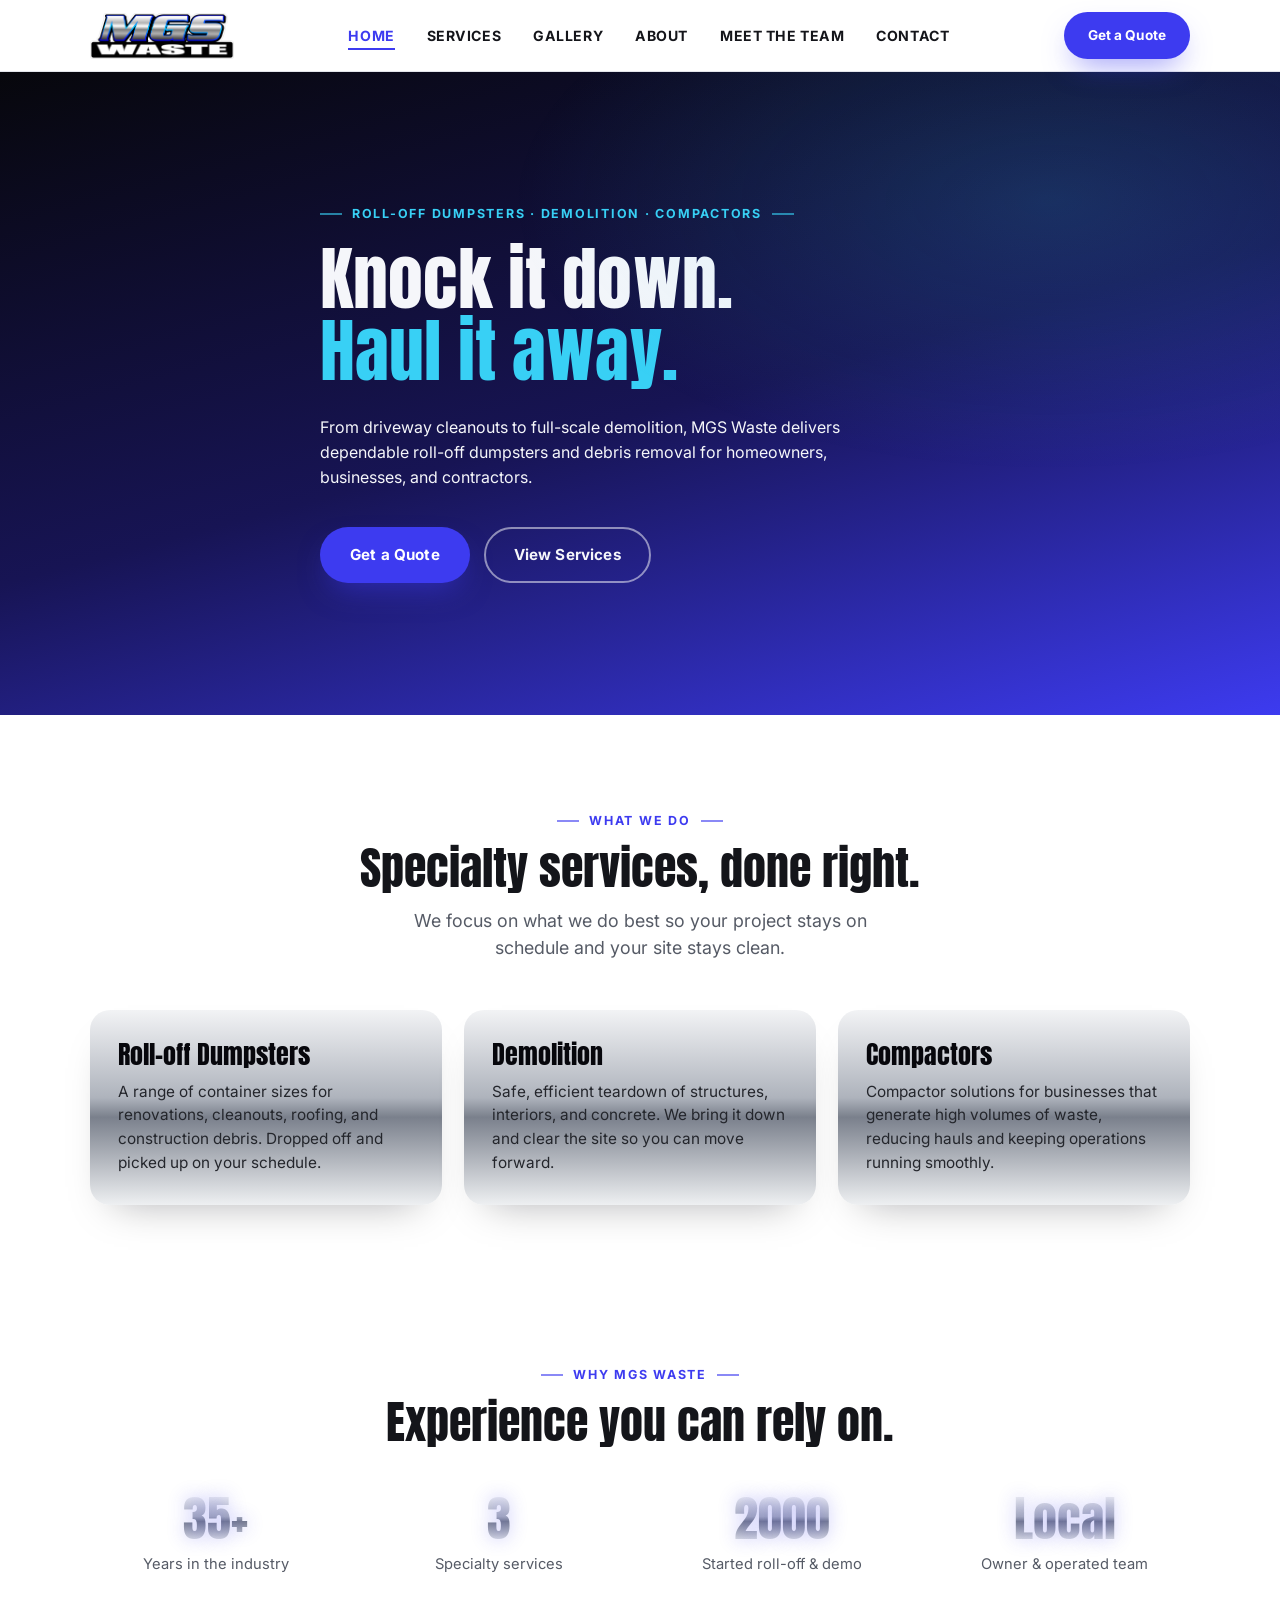
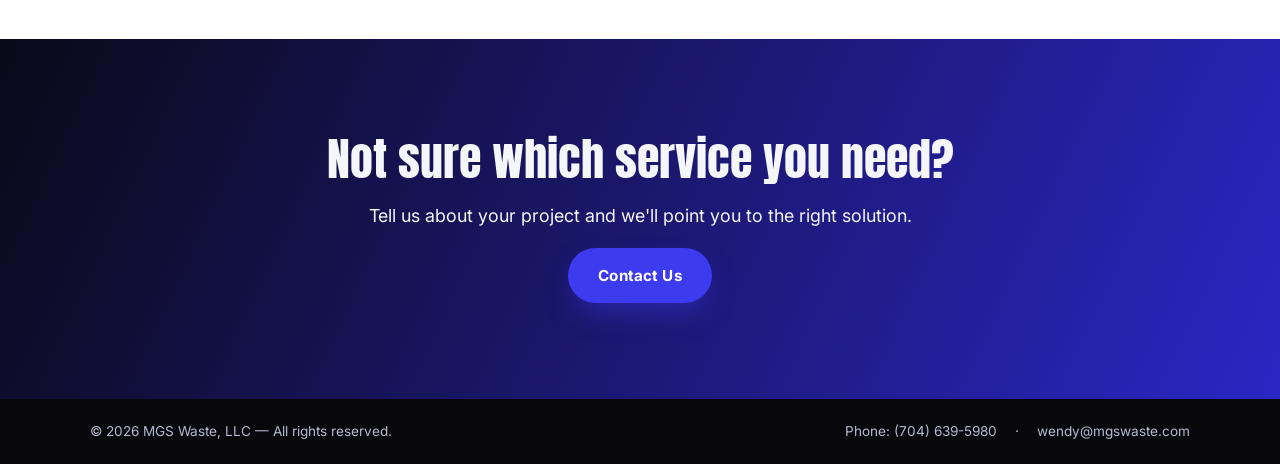
<file: index.html>
<!DOCTYPE html>
<html lang="en">
<head>
<meta charset="UTF-8" />
<meta name="viewport" content="width=device-width, initial-scale=1.0" />
<title>Dumpsters &amp; Demolition in Salisbury, NC | MGS Waste</title>
<meta name="description" content="MGS Waste delivers dependable roll-off dumpsters, demolition, and compactor services in Salisbury, NC and Rowan County. Locally owned and operated." />
<link rel="canonical" href="https://mgswaste.com/" />
<link rel="preconnect" href="https://fonts.googleapis.com" />
<link rel="preconnect" href="https://fonts.gstatic.com" crossorigin />
<link href="https://fonts.googleapis.com/css2?family=Anton&family=Big+Shoulders+Display:wght@700;800&family=Inter:wght@400;500;600;700;800&display=swap" rel="stylesheet" />
<link rel="icon" type="image/png" href="assets/images/mgs-waste-logo.png" />
<link rel="stylesheet" href="css/styles.css" />
<script type="application/ld+json">
{
  "@context": "https://schema.org",
  "@type": "HomeAndConstructionBusiness",
  "@id": "https://mgswaste.com/#business",
  "name": "MGS Waste LLC",
  "image": "https://mgswaste.com/assets/images/mgs-waste-logo.png",
  "url": "https://mgswaste.com/",
  "telephone": "+17046395980",
  "email": "wendy@mgswaste.com",
  "address": {
    "@type": "PostalAddress",
    "streetAddress": "6590 Goodman Lake Rd",
    "addressLocality": "Salisbury",
    "addressRegion": "NC",
    "postalCode": "28146",
    "addressCountry": "US"
  },
  "areaServed": [
    "Salisbury, NC", "Rowan County, NC", "Cabarrus County, NC", "Kannapolis, NC",
    "Concord, NC", "China Grove, NC", "Cleveland, NC", "Faith, NC",
    "Granite Quarry, NC", "Landis, NC", "Rockwell, NC", "Richfield, NC",
    "Woodleaf, NC", "Gold Hill, NC", "Mount Ulla, NC"
  ],
  "openingHoursSpecification": {
    "@type": "OpeningHoursSpecification",
    "dayOfWeek": ["Monday", "Tuesday", "Wednesday", "Thursday", "Friday"],
    "opens": "07:00",
    "closes": "17:00"
  },
  "description": "Family-owned roll-off dumpster, demolition, and compactor company serving Salisbury, NC, Rowan County, and surrounding communities."
}
</script>
</head>
<body>

<header class="site-header">
  <div class="container site-header__row">
    <a href="index.html" class="brand" aria-label="MGS Waste home">
      <img src="assets/images/mgs-waste-logo.png" alt="MGS Waste" class="brand__logo" />
    </a>

    <nav class="main-nav" data-nav aria-label="Primary">
      <ul class="main-nav__list">
        <li><a href="index.html" aria-current="page">Home</a></li>
        <li><a href="services.html">Services</a></li>
        <li><a href="gallery.html">Gallery</a></li>
        <li><a href="about.html">About</a></li>
        <li><a href="team.html">Meet the Team</a></li>
        <li><a href="contact.html">Contact</a></li>
      </ul>
    </nav>

    <div class="header-actions">
      <a href="contact.html" class="btn btn-primary"><span>Get a Quote</span></a>
      <button class="nav-toggle" data-nav-toggle aria-label="Toggle navigation" aria-expanded="false">
        <span class="nav-toggle__bar"></span>
        <span class="nav-toggle__bar"></span>
        <span class="nav-toggle__bar"></span>
      </button>
    </div>
  </div>
</header>

<main>

  <!-- Hero -->
  <section class="hero">
    <div class="container hero__inner">
      <p class="eyebrow">Roll-Off Dumpsters &middot; Demolition &middot; Compactors</p>
      <h1 class="hero__title"><span class="hero__impact">Knock it down.</span> <span class="text-cyan hero__haul">Haul it away.</span></h1>
      <p class="hero__body on-dark">
        From driveway cleanouts to full-scale demolition, MGS Waste delivers dependable roll-off
        dumpsters and debris removal for homeowners, businesses, and contractors.
      </p>
      <div class="hero__actions">
        <a href="contact.html" class="btn btn-primary">Get a Quote</a>
        <a href="services.html" class="btn btn-outline">View Services</a>
      </div>
    </div>
  </section>

  <!-- What We Do -->
  <section class="section">
    <div class="container">
      <div class="section-head reveal">
        <p class="eyebrow eyebrow--dark eyebrow--center">What We Do</p>
        <h2>Specialty services, done right.</h2>
        <p class="lede">
          We focus on what we do best so your project stays on schedule and your site stays clean.
        </p>
      </div>

      <div class="card-grid">
        <article class="service-card reveal">
          <h3>Roll-off Dumpsters</h3>
          <p>A range of container sizes for renovations, cleanouts, roofing, and construction debris. Dropped off and picked up on your schedule.</p>
        </article>

        <article class="service-card reveal">
          <h3>Demolition</h3>
          <p>Safe, efficient teardown of structures, interiors, and concrete. We bring it down and clear the site so you can move forward.</p>
        </article>

        <article class="service-card reveal">
          <h3>Compactors</h3>
          <p>Compactor solutions for businesses that generate high volumes of waste, reducing hauls and keeping operations running smoothly.</p>
        </article>
      </div>
    </div>
  </section>

  <!-- Why MGS Waste -->
  <section class="section section--tight">
    <div class="container">
      <div class="section-head reveal">
        <p class="eyebrow eyebrow--dark eyebrow--center">Why MGS Waste</p>
        <h2>Experience you can rely on.</h2>
      </div>

      <div class="stat-grid reveal">
        <div class="stat">
          <div class="stat__value">35+</div>
          <p class="stat__label">Years in the industry</p>
        </div>
        <div class="stat">
          <div class="stat__value">3</div>
          <p class="stat__label">Specialty services</p>
        </div>
        <div class="stat">
          <div class="stat__value">2000</div>
          <p class="stat__label">Started roll-off &amp; demo</p>
        </div>
        <div class="stat">
          <div class="stat__value">Local</div>
          <p class="stat__label">Owner &amp; operated team</p>
        </div>
      </div>
    </div>
  </section>

  <!-- CTA -->
  <section class="section section--band">
    <div class="container cta-band reveal">
      <h2 class="on-dark">Not sure which service you need?</h2>
      <p class="lede on-dark">Tell us about your project and we'll point you to the right solution.</p>
      <a href="contact.html" class="btn btn-primary">Contact Us</a>
    </div>
  </section>

</main>

<footer class="site-footer">
  <div class="container site-footer__row">
    <p>&copy; <span data-year></span> MGS Waste, LLC &mdash; All rights reserved.</p>
    <div class="site-footer__contact">
      <a href="tel:17046395980">Phone: (704) 639-5980</a>
      <span aria-hidden="true">&middot;</span>
      <a href="mailto:wendy@mgswaste.com">wendy@mgswaste.com</a>
    </div>
  </div>
</footer>

<script src="js/main.js"></script>
</body>
</html>
</file>
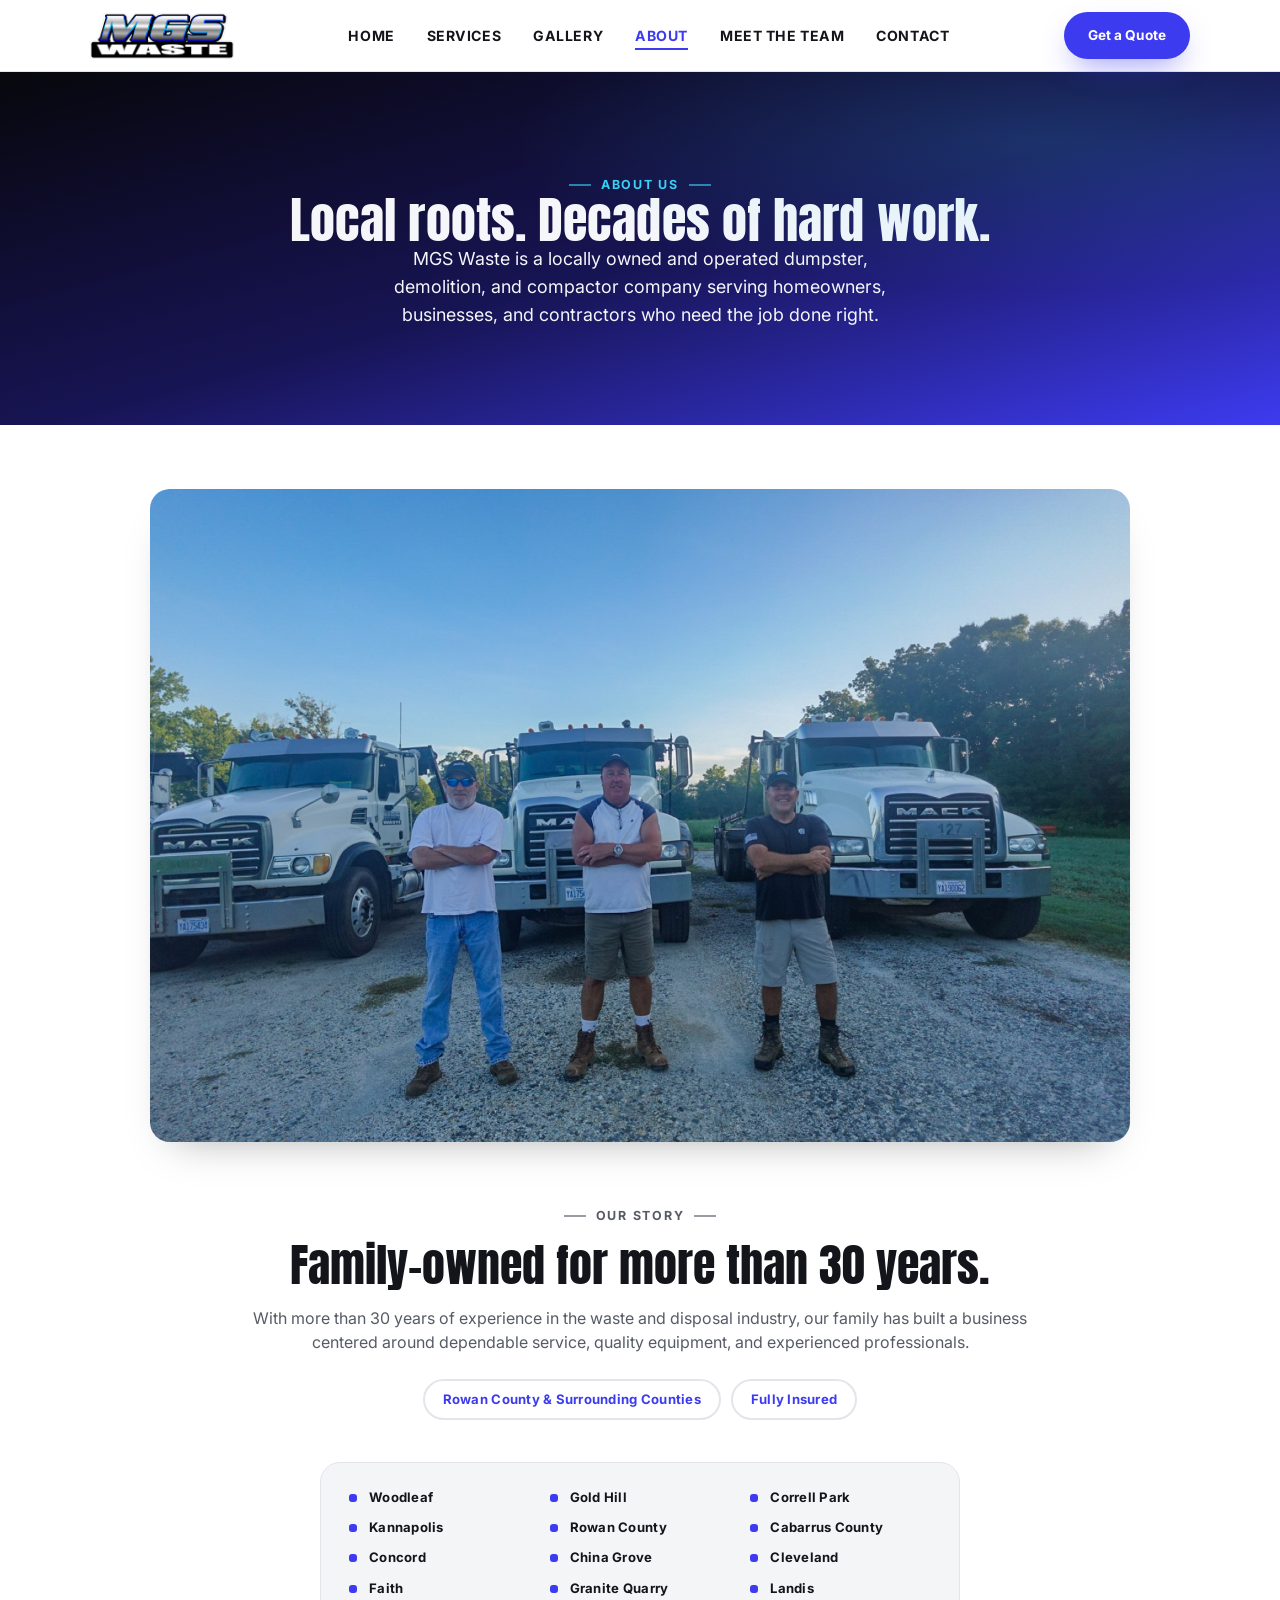
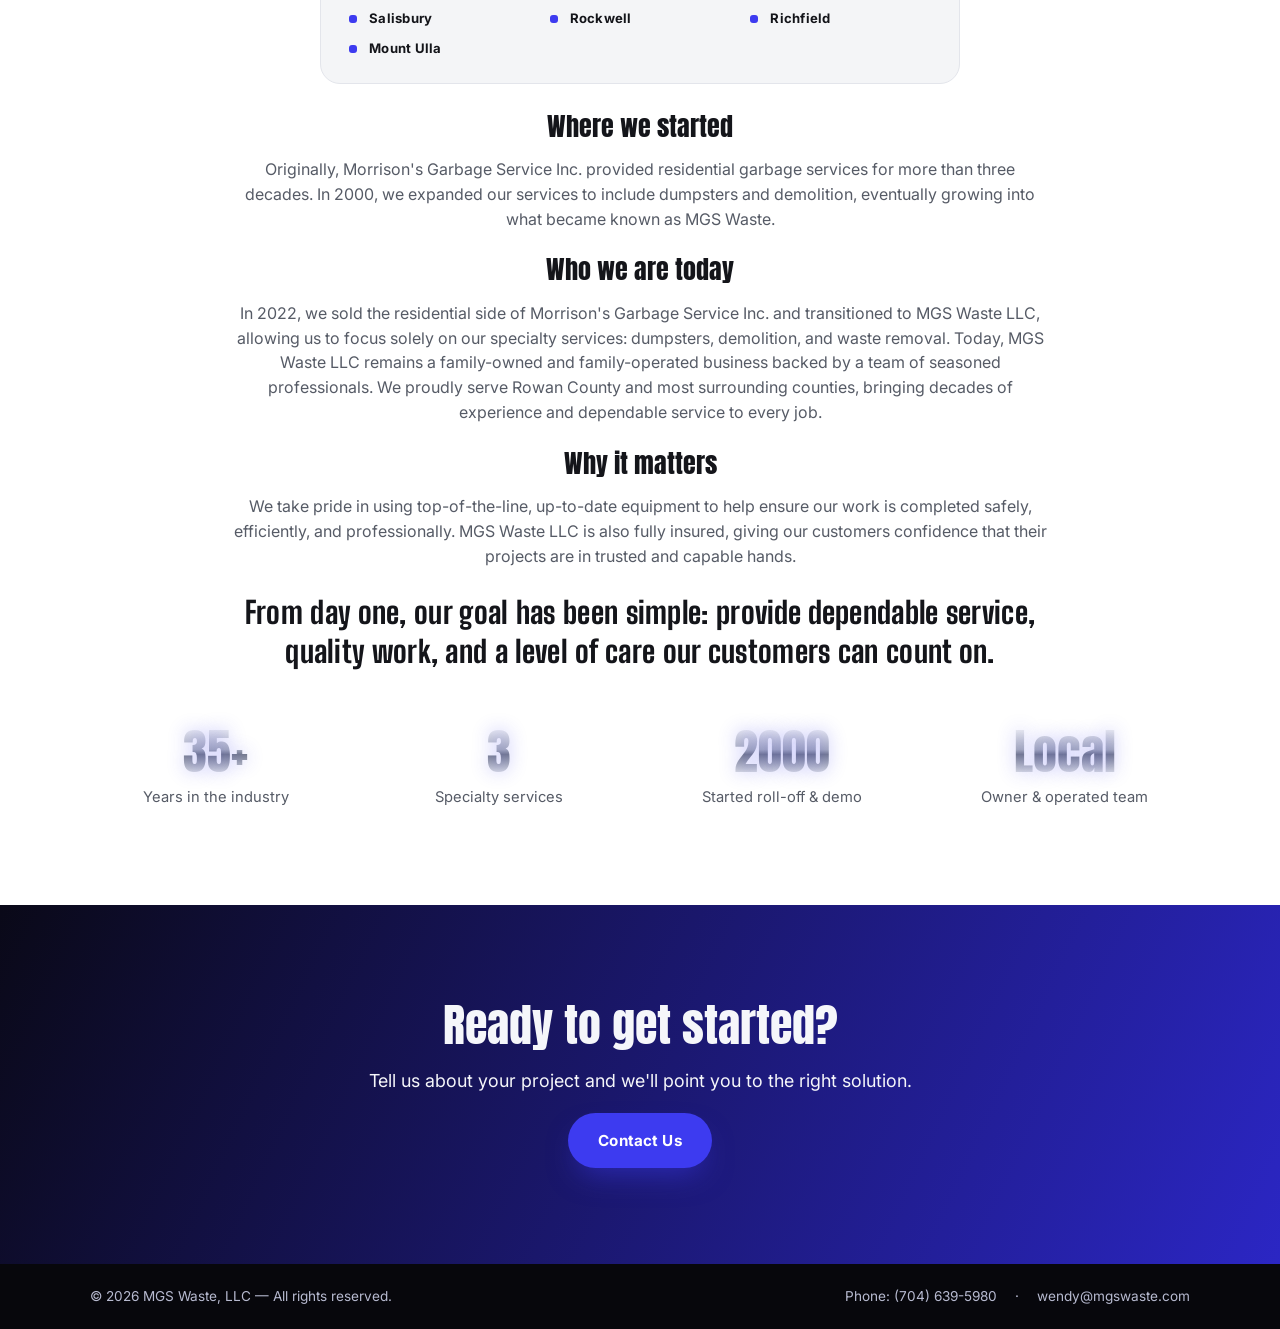
<file: about.html>
<!DOCTYPE html>
<html lang="en">
<head>
<meta charset="UTF-8" />
<meta name="viewport" content="width=device-width, initial-scale=1.0" />
<title>About MGS Waste | Rowan County Dumpster &amp; Demolition Co.</title>
<meta name="description" content="MGS Waste LLC is a family-owned and operated roll-off dumpster, demolition, and compactor company serving Rowan County and surrounding counties, backed by more than 30 years of industry experience." />
<link rel="canonical" href="https://mgswaste.com/about.html" />
<link rel="preconnect" href="https://fonts.googleapis.com" />
<link rel="preconnect" href="https://fonts.gstatic.com" crossorigin />
<link href="https://fonts.googleapis.com/css2?family=Anton&family=Big+Shoulders+Display:wght@700;800&family=Inter:wght@400;500;600;700;800&display=swap" rel="stylesheet" />
<link rel="icon" type="image/png" href="assets/images/mgs-waste-logo.png" />
<link rel="stylesheet" href="css/styles.css" />
<script type="application/ld+json">
{
  "@context": "https://schema.org",
  "@type": "HomeAndConstructionBusiness",
  "@id": "https://mgswaste.com/#business",
  "name": "MGS Waste LLC",
  "image": "https://mgswaste.com/assets/images/mgs-waste-logo.png",
  "url": "https://mgswaste.com/",
  "telephone": "+17046395980",
  "email": "wendy@mgswaste.com",
  "address": {
    "@type": "PostalAddress",
    "streetAddress": "6590 Goodman Lake Rd",
    "addressLocality": "Salisbury",
    "addressRegion": "NC",
    "postalCode": "28146",
    "addressCountry": "US"
  },
  "areaServed": [
    "Salisbury, NC", "Rowan County, NC", "Cabarrus County, NC", "Kannapolis, NC",
    "Concord, NC", "China Grove, NC", "Cleveland, NC", "Faith, NC",
    "Granite Quarry, NC", "Landis, NC", "Rockwell, NC", "Richfield, NC",
    "Woodleaf, NC", "Gold Hill, NC", "Mount Ulla, NC"
  ],
  "openingHoursSpecification": {
    "@type": "OpeningHoursSpecification",
    "dayOfWeek": ["Monday", "Tuesday", "Wednesday", "Thursday", "Friday"],
    "opens": "07:00",
    "closes": "17:00"
  },
  "description": "Family-owned roll-off dumpster, demolition, and compactor company serving Salisbury, NC, Rowan County, and surrounding communities."
}
</script>
</head>
<body>

<header class="site-header">
  <div class="container site-header__row">
    <a href="index.html" class="brand" aria-label="MGS Waste home">
      <img src="assets/images/mgs-waste-logo.png" alt="MGS Waste" class="brand__logo" />
    </a>

    <nav class="main-nav" data-nav aria-label="Primary">
      <ul class="main-nav__list">
        <li><a href="index.html">Home</a></li>
        <li><a href="services.html">Services</a></li>
        <li><a href="gallery.html">Gallery</a></li>
        <li><a href="about.html" aria-current="page">About</a></li>
        <li><a href="team.html">Meet the Team</a></li>
        <li><a href="contact.html">Contact</a></li>
      </ul>
    </nav>

    <div class="header-actions">
      <a href="contact.html" class="btn btn-primary"><span>Get a Quote</span></a>
      <button class="nav-toggle" data-nav-toggle aria-label="Toggle navigation" aria-expanded="false">
        <span class="nav-toggle__bar"></span>
        <span class="nav-toggle__bar"></span>
        <span class="nav-toggle__bar"></span>
      </button>
    </div>
  </div>
</header>

<main>

  <section class="hero" style="padding-block: clamp(56px, 8vw, 96px);">
    <div class="container" style="max-width: 980px; text-align:center; margin-inline:auto;">
      <p class="eyebrow" style="justify-content:center;">About Us</p>
      <h1 class="hero__title hero__title--tight-fit" style="font-size: clamp(2rem, 4vw, 3.1rem);">Local roots. Decades of hard work.</h1>
      <p class="lede on-dark" style="margin-inline:auto;">
        MGS Waste is a locally owned and operated dumpster, demolition, and compactor company
        serving homeowners, businesses, and contractors who need the job done right.
      </p>
    </div>
  </section>

  <section class="section section--tight">
    <div class="container">
      <div class="feature-photo-wrap reveal">
        <img class="feature-photo" src="assets/images/team-trucks.jpg" alt="Martin, Gerald, and Chad standing in front of the MGS Waste truck fleet" loading="lazy" />
      </div>
    </div>
  </section>

  <section class="section" style="padding-top:0;">
    <div class="container" style="display:grid; gap:56px; grid-template-columns: 1fr; align-items:center;">
      <div class="content-block reveal" style="max-width:820px; margin-inline:auto; text-align:center;">
        <p class="eyebrow eyebrow--dark eyebrow--center">Our Story</p>
        <h2>Family-owned for more than 30 years.</h2>
        <p>
          With more than 30 years of experience in the waste and disposal industry, our family has
          built a business centered around dependable service, quality equipment, and experienced
          professionals.
        </p>

        <div class="badge-row">
          <span class="badge">Rowan County &amp; Surrounding Counties</span>
          <span class="badge">Fully Insured</span>
        </div>

        <div class="service-area-box reveal">
          <ul class="service-area-list">
            <li>Woodleaf</li>
            <li>Gold Hill</li>
            <li>Correll Park</li>
            <li>Kannapolis</li>
            <li>Rowan County</li>
            <li>Cabarrus County</li>
            <li>Concord</li>
            <li>China Grove</li>
            <li>Cleveland</li>
            <li>Faith</li>
            <li>Granite Quarry</li>
            <li>Landis</li>
            <li>Salisbury</li>
            <li>Rockwell</li>
            <li>Richfield</li>
            <li>Mount Ulla</li>
          </ul>
        </div>

        <h3>Where we started</h3>
        <p>
          Originally, Morrison's Garbage Service Inc. provided residential garbage services for more
          than three decades. In 2000, we expanded our services to include dumpsters and demolition,
          eventually growing into what became known as MGS Waste.
        </p>

        <h3>Who we are today</h3>
        <p>
          In 2022, we sold the residential side of Morrison's Garbage Service Inc. and transitioned to
          MGS Waste LLC, allowing us to focus solely on our specialty services: dumpsters,
          demolition, and waste removal. Today, MGS Waste LLC remains a family-owned and
          family-operated business backed by a team of seasoned professionals. We proudly serve Rowan
          County and most surrounding counties, bringing decades of experience and dependable service
          to every job.
        </p>

        <h3>Why it matters</h3>
        <p>
          We take pride in using top-of-the-line, up-to-date equipment to help ensure our work is
          completed safely, efficiently, and professionally. MGS Waste LLC is also fully insured,
          giving our customers confidence that their projects are in trusted and capable hands.
        </p>

        <p class="lede-statement">
          From day one, our goal has been simple: provide dependable service, quality
          work, and a level of care our customers can count on.
        </p>
      </div>

      <div class="stat-grid reveal">
        <div class="stat">
          <div class="stat__value">35+</div>
          <p class="stat__label">Years in the industry</p>
        </div>
        <div class="stat">
          <div class="stat__value">3</div>
          <p class="stat__label">Specialty services</p>
        </div>
        <div class="stat">
          <div class="stat__value">2000</div>
          <p class="stat__label">Started roll-off &amp; demo</p>
        </div>
        <div class="stat">
          <div class="stat__value">Local</div>
          <p class="stat__label">Owner &amp; operated team</p>
        </div>
      </div>
    </div>
  </section>

  <section class="section section--band">
    <div class="container cta-band reveal">
      <h2 class="on-dark">Ready to get started?</h2>
      <p class="lede on-dark">Tell us about your project and we'll point you to the right solution.</p>
      <a href="contact.html" class="btn btn-primary">Contact Us</a>
    </div>
  </section>

</main>

<footer class="site-footer">
  <div class="container site-footer__row">
    <p>&copy; <span data-year></span> MGS Waste, LLC &mdash; All rights reserved.</p>
    <div class="site-footer__contact">
      <a href="tel:17046395980">Phone: (704) 639-5980</a>
      <span aria-hidden="true">&middot;</span>
      <a href="mailto:wendy@mgswaste.com">wendy@mgswaste.com</a>
    </div>
  </div>
</footer>

<script src="js/main.js"></script>
</body>
</html>
</file>
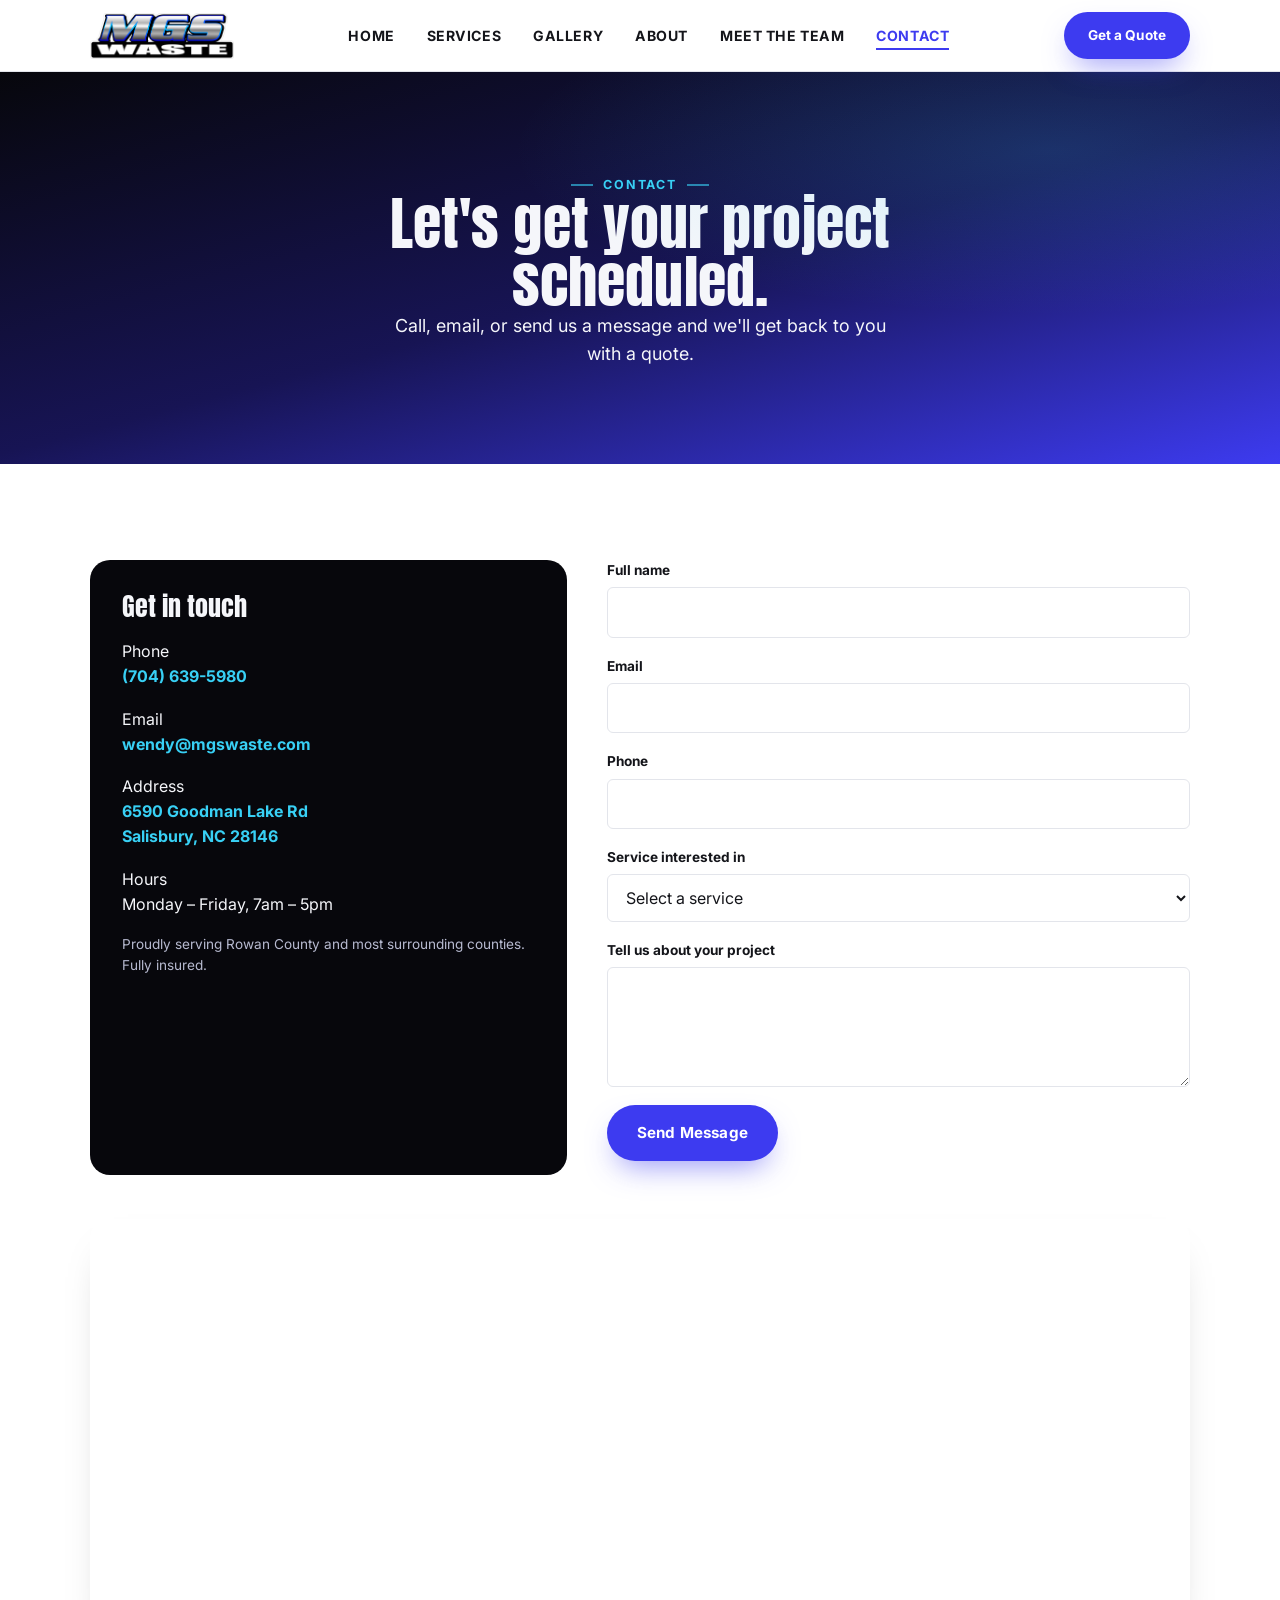
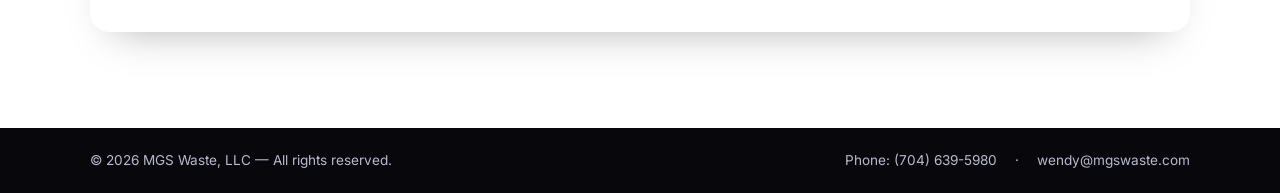
<file: contact.html>
<!DOCTYPE html>
<html lang="en">
<head>
<meta charset="UTF-8" />
<meta name="viewport" content="width=device-width, initial-scale=1.0" />
<title>Contact MGS Waste | Salisbury, NC Dumpster &amp; Demolition</title>
<meta name="description" content="Get a quote or ask a question. Call, email, or send MGS Waste a message about your roll-off dumpster, demolition, or compactor project in Salisbury, NC." />
<link rel="canonical" href="https://mgswaste.com/contact.html" />
<link rel="preconnect" href="https://fonts.googleapis.com" />
<link rel="preconnect" href="https://fonts.gstatic.com" crossorigin />
<link href="https://fonts.googleapis.com/css2?family=Anton&family=Big+Shoulders+Display:wght@700;800&family=Inter:wght@400;500;600;700;800&display=swap" rel="stylesheet" />
<link rel="icon" type="image/png" href="assets/images/mgs-waste-logo.png" />
<link rel="stylesheet" href="css/styles.css" />
<script type="application/ld+json">
{
  "@context": "https://schema.org",
  "@type": "HomeAndConstructionBusiness",
  "@id": "https://mgswaste.com/#business",
  "name": "MGS Waste LLC",
  "image": "https://mgswaste.com/assets/images/mgs-waste-logo.png",
  "url": "https://mgswaste.com/",
  "telephone": "+17046395980",
  "email": "wendy@mgswaste.com",
  "address": {
    "@type": "PostalAddress",
    "streetAddress": "6590 Goodman Lake Rd",
    "addressLocality": "Salisbury",
    "addressRegion": "NC",
    "postalCode": "28146",
    "addressCountry": "US"
  },
  "areaServed": [
    "Salisbury, NC", "Rowan County, NC", "Cabarrus County, NC", "Kannapolis, NC",
    "Concord, NC", "China Grove, NC", "Cleveland, NC", "Faith, NC",
    "Granite Quarry, NC", "Landis, NC", "Rockwell, NC", "Richfield, NC",
    "Woodleaf, NC", "Gold Hill, NC", "Mount Ulla, NC"
  ],
  "openingHoursSpecification": {
    "@type": "OpeningHoursSpecification",
    "dayOfWeek": ["Monday", "Tuesday", "Wednesday", "Thursday", "Friday"],
    "opens": "07:00",
    "closes": "17:00"
  },
  "description": "Family-owned roll-off dumpster, demolition, and compactor company serving Salisbury, NC, Rowan County, and surrounding communities."
}
</script>
</head>
<body>

<header class="site-header">
  <div class="container site-header__row">
    <a href="index.html" class="brand" aria-label="MGS Waste home">
      <img src="assets/images/mgs-waste-logo.png" alt="MGS Waste" class="brand__logo" />
    </a>

    <nav class="main-nav" data-nav aria-label="Primary">
      <ul class="main-nav__list">
        <li><a href="index.html">Home</a></li>
        <li><a href="services.html">Services</a></li>
        <li><a href="gallery.html">Gallery</a></li>
        <li><a href="about.html">About</a></li>
        <li><a href="team.html">Meet the Team</a></li>
        <li><a href="contact.html" aria-current="page">Contact</a></li>
      </ul>
    </nav>

    <div class="header-actions">
      <a href="contact.html" class="btn btn-primary"><span>Get a Quote</span></a>
      <button class="nav-toggle" data-nav-toggle aria-label="Toggle navigation" aria-expanded="false">
        <span class="nav-toggle__bar"></span>
        <span class="nav-toggle__bar"></span>
        <span class="nav-toggle__bar"></span>
      </button>
    </div>
  </div>
</header>

<main>

  <section class="hero" style="padding-block: clamp(56px, 8vw, 96px);">
    <div class="container" style="max-width: 760px; text-align:center; margin-inline:auto;">
      <p class="eyebrow" style="justify-content:center;">Contact</p>
      <h1 class="hero__title" style="font-size: clamp(2.4rem, 5vw, 3.6rem);">Let's get your project scheduled.</h1>
      <p class="lede on-dark" style="margin-inline:auto;">
        Call, email, or send us a message and we'll get back to you with a quote.
      </p>
    </div>
  </section>

  <section class="section">
    <div class="container">
      <div class="contact-layout">
        <div class="contact-card reveal">
          <h3>Get in touch</h3>
          <p>Phone<br /><a href="tel:17046395980">(704) 639-5980</a></p>
          <p>Email<br /><a href="mailto:wendy@mgswaste.com">wendy@mgswaste.com</a></p>
          <p>Address<br /><a href="https://www.google.com/maps?q=MGS+Waste+LLC,+6590+Goodman+Lake+Rd,+Salisbury,+NC+28146" target="_blank" rel="noopener">6590 Goodman Lake Rd<br />Salisbury, NC 28146</a></p>
          <p>Hours<br />Monday &ndash; Friday, 7am &ndash; 5pm</p>
          <p style="color: var(--text-on-dark-muted); font-size:0.85rem;">
            Proudly serving Rowan County and most surrounding counties. Fully insured.
          </p>
        </div>

        <form class="reveal" data-contact-form name="contact" method="POST" data-netlify="true" data-netlify-honeypot="bot-field" novalidate>
          <input type="hidden" name="form-name" value="contact" />
          <p style="position:absolute; left:-9999px;" aria-hidden="true">
            <label>Leave this field blank: <input name="bot-field" tabindex="-1" autocomplete="off" /></label>
          </p>
          <div class="form-field">
            <label for="name">Full name</label>
            <input type="text" id="name" name="name" required autocomplete="name" />
          </div>
          <div class="form-field">
            <label for="email">Email</label>
            <input type="email" id="email" name="email" required autocomplete="email" />
          </div>
          <div class="form-field">
            <label for="phone">Phone</label>
            <input type="tel" id="phone" name="phone" autocomplete="tel" />
          </div>
          <div class="form-field">
            <label for="service">Service interested in</label>
            <select id="service" name="service">
              <option value="">Select a service</option>
              <option value="rolloff">Roll-off Dumpster</option>
              <option value="demolition">Demolition</option>
              <option value="compactor">Compactor</option>
              <option value="not-sure">Not sure yet</option>
            </select>
          </div>
          <div class="form-field">
            <label for="message">Tell us about your project</label>
            <textarea id="message" name="message" required></textarea>
          </div>
          <button type="submit" class="btn btn-primary">Send Message</button>
          <p data-form-status style="margin-top:14px; font-size:0.9rem; color: var(--text-muted);" role="status"></p>
        </form>
      </div>

      <div class="map-embed reveal">
        <iframe
          src="https://www.google.com/maps?q=MGS+Waste+LLC,+6590+Goodman+Lake+Rd,+Salisbury,+NC+28146&output=embed"
          title="MGS Waste location on Google Maps"
          loading="lazy"
          referrerpolicy="no-referrer-when-downgrade"
        ></iframe>
      </div>
    </div>
  </section>

</main>

<footer class="site-footer">
  <div class="container site-footer__row">
    <p>&copy; <span data-year></span> MGS Waste, LLC &mdash; All rights reserved.</p>
    <div class="site-footer__contact">
      <a href="tel:17046395980">Phone: (704) 639-5980</a>
      <span aria-hidden="true">&middot;</span>
      <a href="mailto:wendy@mgswaste.com">wendy@mgswaste.com</a>
    </div>
  </div>
</footer>

<script src="js/main.js"></script>
</body>
</html>
</file>
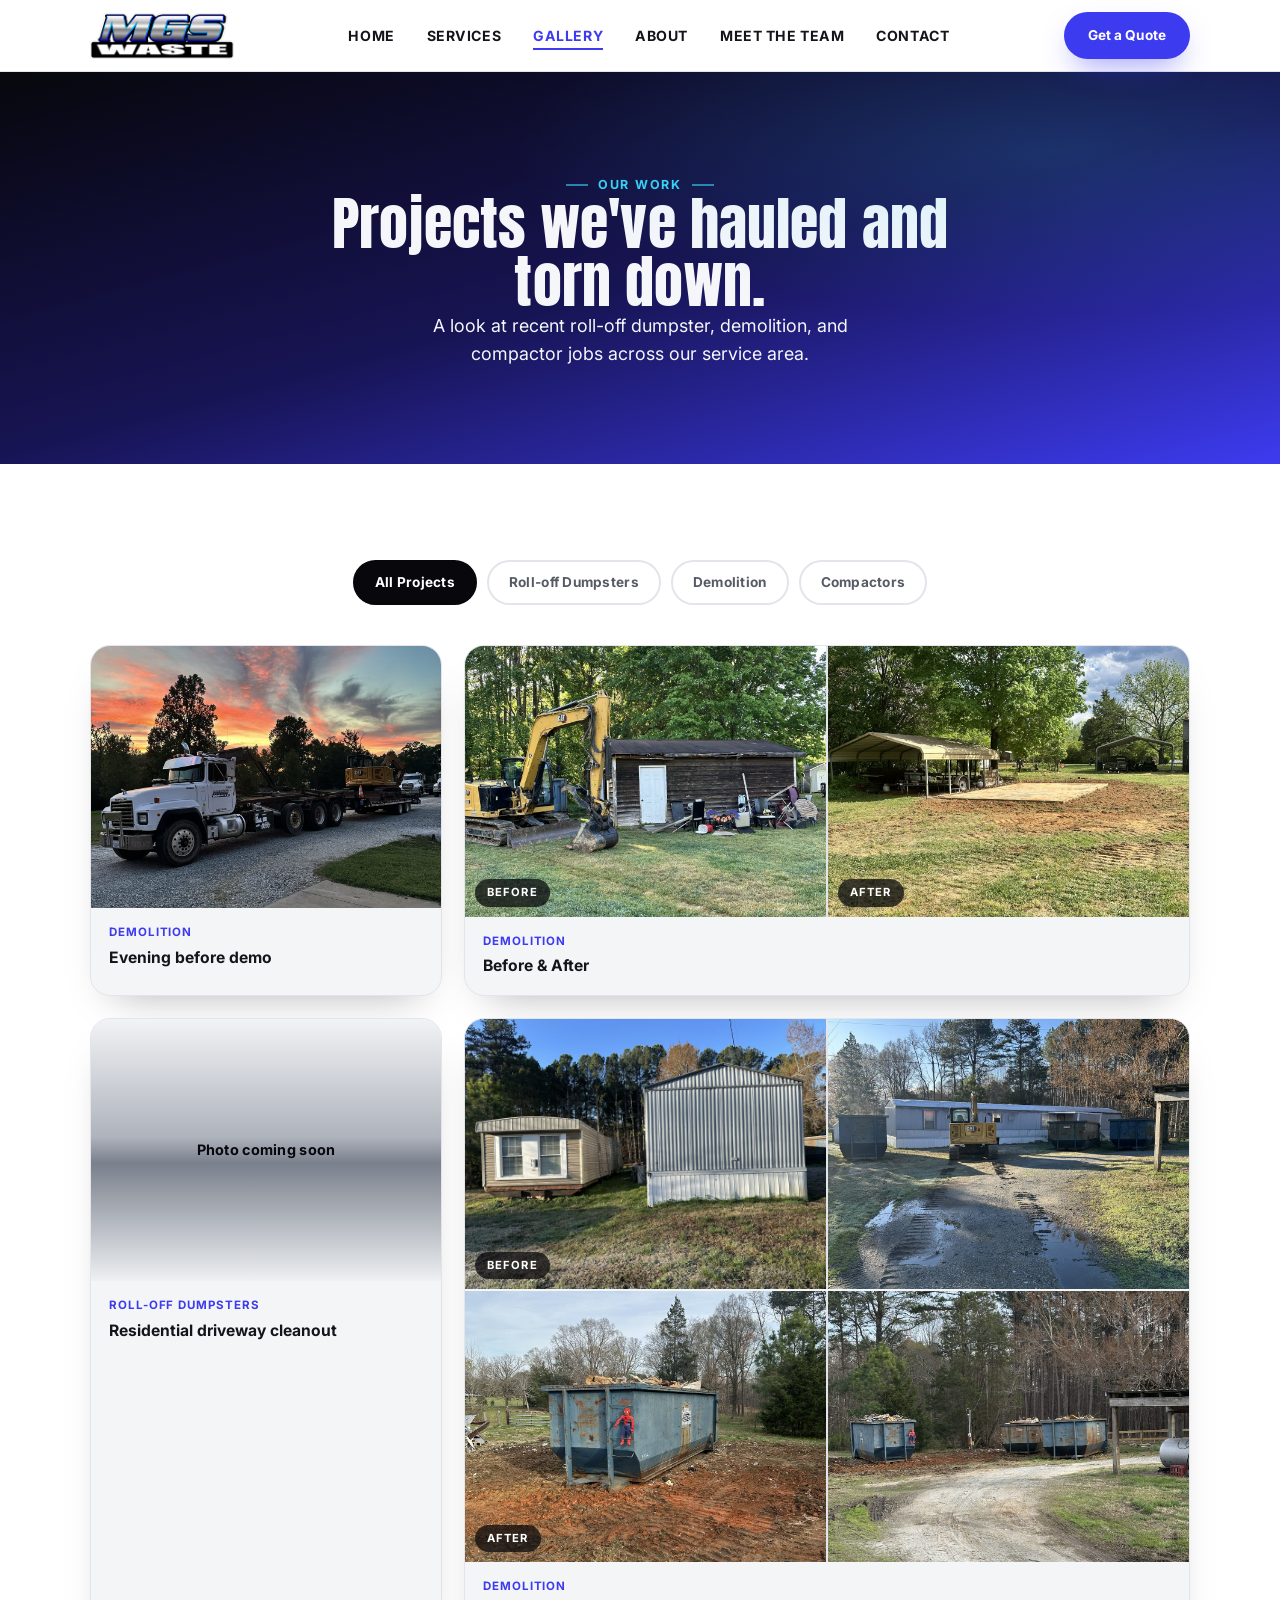
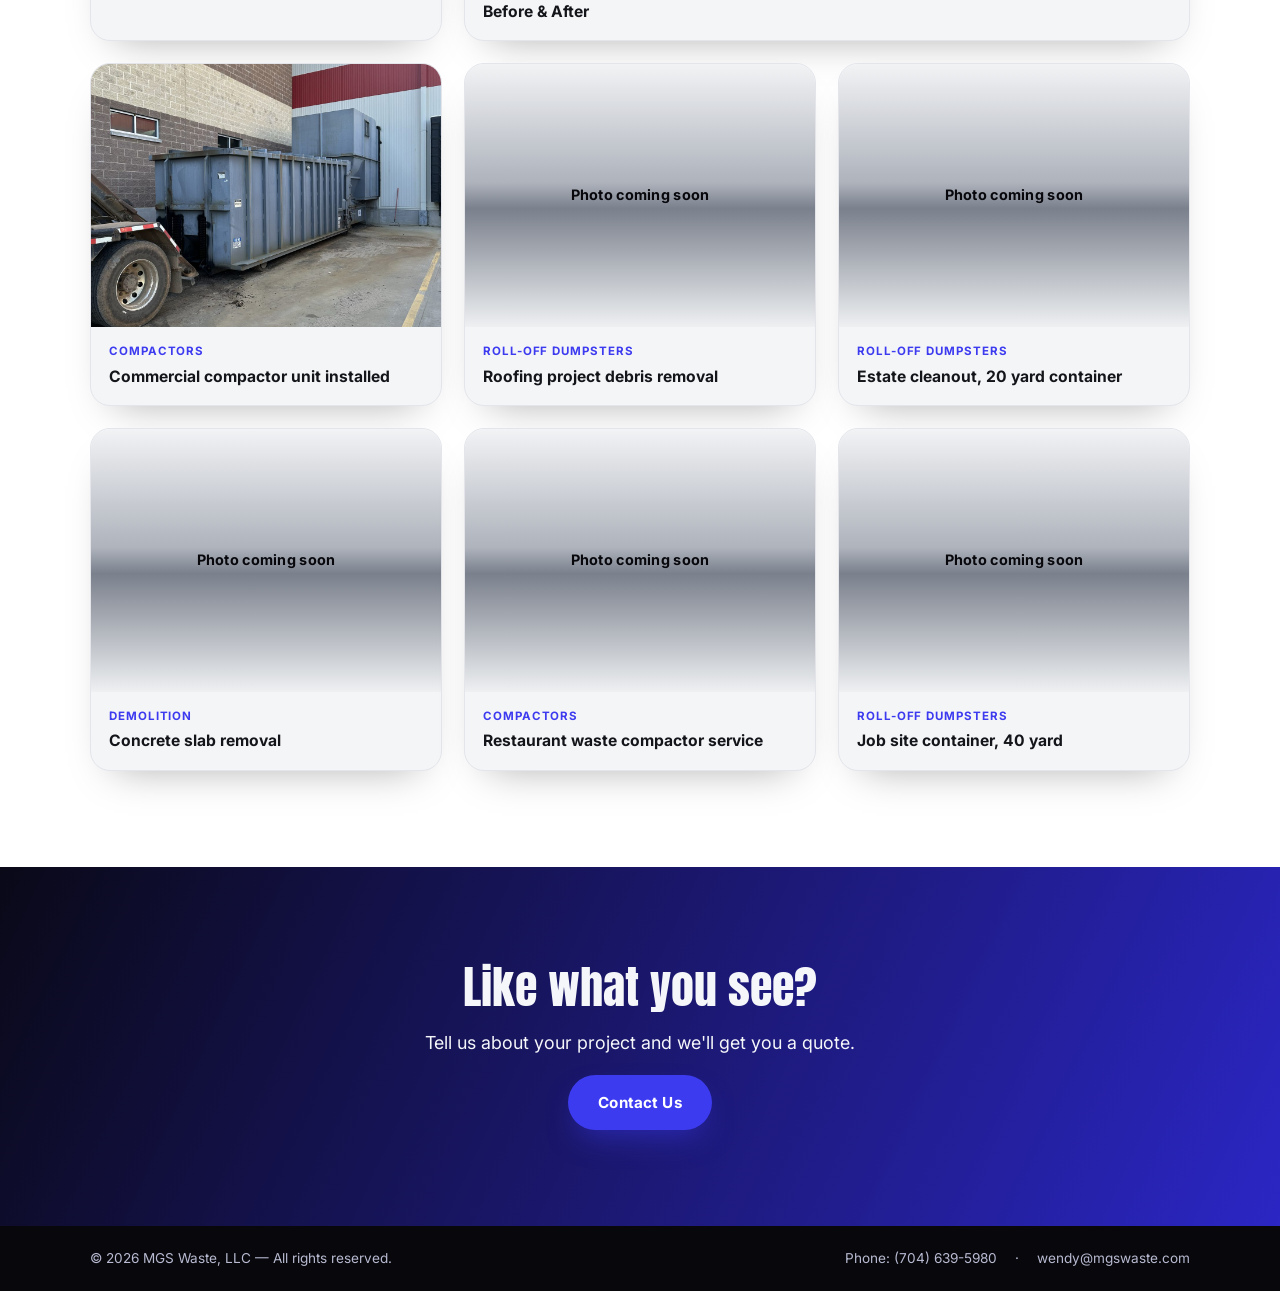
<file: gallery.html>
<!DOCTYPE html>
<html lang="en">
<head>
<meta charset="UTF-8" />
<meta name="viewport" content="width=device-width, initial-scale=1.0" />
<title>Project Gallery | MGS Waste Salisbury, NC</title>
<meta name="description" content="See completed roll-off dumpster, demolition, and compactor jobs from MGS Waste in Salisbury, NC and surrounding Rowan County communities." />
<link rel="canonical" href="https://mgswaste.com/gallery.html" />
<link rel="preconnect" href="https://fonts.googleapis.com" />
<link rel="preconnect" href="https://fonts.gstatic.com" crossorigin />
<link href="https://fonts.googleapis.com/css2?family=Anton&family=Big+Shoulders+Display:wght@700;800&family=Inter:wght@400;500;600;700;800&display=swap" rel="stylesheet" />
<link rel="icon" type="image/png" href="assets/images/mgs-waste-logo.png" />
<link rel="stylesheet" href="css/styles.css" />
<script type="application/ld+json">
{
  "@context": "https://schema.org",
  "@type": "HomeAndConstructionBusiness",
  "@id": "https://mgswaste.com/#business",
  "name": "MGS Waste LLC",
  "image": "https://mgswaste.com/assets/images/mgs-waste-logo.png",
  "url": "https://mgswaste.com/",
  "telephone": "+17046395980",
  "email": "wendy@mgswaste.com",
  "address": {
    "@type": "PostalAddress",
    "streetAddress": "6590 Goodman Lake Rd",
    "addressLocality": "Salisbury",
    "addressRegion": "NC",
    "postalCode": "28146",
    "addressCountry": "US"
  },
  "areaServed": [
    "Salisbury, NC", "Rowan County, NC", "Cabarrus County, NC", "Kannapolis, NC",
    "Concord, NC", "China Grove, NC", "Cleveland, NC", "Faith, NC",
    "Granite Quarry, NC", "Landis, NC", "Rockwell, NC", "Richfield, NC",
    "Woodleaf, NC", "Gold Hill, NC", "Mount Ulla, NC"
  ],
  "openingHoursSpecification": {
    "@type": "OpeningHoursSpecification",
    "dayOfWeek": ["Monday", "Tuesday", "Wednesday", "Thursday", "Friday"],
    "opens": "07:00",
    "closes": "17:00"
  },
  "description": "Family-owned roll-off dumpster, demolition, and compactor company serving Salisbury, NC, Rowan County, and surrounding communities."
}
</script>
</head>
<body>

<header class="site-header">
  <div class="container site-header__row">
    <a href="index.html" class="brand" aria-label="MGS Waste home">
      <img src="assets/images/mgs-waste-logo.png" alt="MGS Waste" class="brand__logo" />
    </a>

    <nav class="main-nav" data-nav aria-label="Primary">
      <ul class="main-nav__list">
        <li><a href="index.html">Home</a></li>
        <li><a href="services.html">Services</a></li>
        <li><a href="gallery.html" aria-current="page">Gallery</a></li>
        <li><a href="about.html">About</a></li>
        <li><a href="team.html">Meet the Team</a></li>
        <li><a href="contact.html">Contact</a></li>
      </ul>
    </nav>

    <div class="header-actions">
      <a href="contact.html" class="btn btn-primary"><span>Get a Quote</span></a>
      <button class="nav-toggle" data-nav-toggle aria-label="Toggle navigation" aria-expanded="false">
        <span class="nav-toggle__bar"></span>
        <span class="nav-toggle__bar"></span>
        <span class="nav-toggle__bar"></span>
      </button>
    </div>
  </div>
</header>

<main>

  <section class="hero" style="padding-block: clamp(56px, 8vw, 96px);">
    <div class="container" style="max-width: 760px; text-align:center; margin-inline:auto;">
      <p class="eyebrow" style="justify-content:center;">Our Work</p>
      <h1 class="hero__title" style="font-size: clamp(2.4rem, 5vw, 3.6rem);">Projects we've hauled and torn down.</h1>
      <p class="lede on-dark" style="margin-inline:auto;">
        A look at recent roll-off dumpster, demolition, and compactor jobs across our service area.
      </p>
    </div>
  </section>

  <section class="section">
    <div class="container">
      <div class="filter-bar reveal">
        <button class="filter-btn is-active" data-filter="all">All Projects</button>
        <button class="filter-btn" data-filter="dumpsters">Roll-off Dumpsters</button>
        <button class="filter-btn" data-filter="demolition">Demolition</button>
        <button class="filter-btn" data-filter="compactors">Compactors</button>
      </div>

      <div class="gallery-grid">
        <article class="gallery-card reveal" data-category="demolition">
          <img class="gallery-card__photo" src="assets/images/gallery/evening-before-demo.jpg" alt="MGS Waste truck hauling an excavator on a lowboy trailer at sunset" loading="lazy" />
          <div class="gallery-card__caption">
            <span class="gallery-card__tag">Demolition</span>
            <p class="gallery-card__title">Evening before demo</p>
          </div>
        </article>

        <article class="gallery-card gallery-card--pair reveal" data-category="demolition">
          <div class="gallery-card__pair">
            <div class="gallery-card__pair-item">
              <img class="gallery-card__photo" src="assets/images/gallery/demo-before.jpg" alt="Excavator staged next to a shed and debris pile before demolition" loading="lazy" />
              <span class="gallery-card__pair-label">Before</span>
            </div>
            <div class="gallery-card__pair-item">
              <img class="gallery-card__photo" src="assets/images/gallery/demo-after.jpg" alt="Cleared lot with concrete slab after shed demolition" loading="lazy" />
              <span class="gallery-card__pair-label">After</span>
            </div>
          </div>
          <div class="gallery-card__caption">
            <span class="gallery-card__tag">Demolition</span>
            <p class="gallery-card__title">Before &amp; After</p>
          </div>
        </article>

        <article class="gallery-card reveal" data-category="dumpsters">
          <div class="media-placeholder">Photo coming soon</div>
          <div class="gallery-card__caption">
            <span class="gallery-card__tag">Roll-off Dumpsters</span>
            <p class="gallery-card__title">Residential driveway cleanout</p>
          </div>
        </article>

        <article class="gallery-card gallery-card--pair reveal" data-category="demolition">
          <div class="gallery-card__pair">
            <div class="gallery-card__pair-item">
              <img class="gallery-card__photo" src="assets/images/gallery/demo-before-2.jpg" alt="Mobile home and metal building before demolition" loading="lazy" />
              <span class="gallery-card__pair-label">Before</span>
            </div>
            <div class="gallery-card__pair-item">
              <img class="gallery-card__photo" src="assets/images/gallery/demo-before-3.jpg" alt="Mobile home with excavator and dumpsters staged before demolition" loading="lazy" />
            </div>
          </div>
          <div class="gallery-card__pair">
            <div class="gallery-card__pair-item">
              <img class="gallery-card__photo" src="assets/images/gallery/demo-after-2.jpg" alt="Cleared lot with loaded dumpster after demolition" loading="lazy" />
              <span class="gallery-card__pair-label">After</span>
            </div>
            <div class="gallery-card__pair-item">
              <img class="gallery-card__photo" src="assets/images/gallery/demo-after-3.jpg" alt="Cleared driveway with three loaded dumpsters after demolition" loading="lazy" />
            </div>
          </div>
          <div class="gallery-card__caption">
            <span class="gallery-card__tag">Demolition</span>
            <p class="gallery-card__title">Before &amp; After</p>
          </div>
        </article>

        <article class="gallery-card reveal" data-category="compactors">
          <img class="gallery-card__photo" src="assets/images/gallery/compactor-installed.jpg" alt="Commercial waste compactor installed behind a retail building" loading="lazy" />
          <div class="gallery-card__caption">
            <span class="gallery-card__tag">Compactors</span>
            <p class="gallery-card__title">Commercial compactor unit installed</p>
          </div>
        </article>

        <article class="gallery-card reveal" data-category="dumpsters">
          <div class="media-placeholder">Photo coming soon</div>
          <div class="gallery-card__caption">
            <span class="gallery-card__tag">Roll-off Dumpsters</span>
            <p class="gallery-card__title">Roofing project debris removal</p>
          </div>
        </article>

        <article class="gallery-card reveal" data-category="dumpsters">
          <div class="media-placeholder">Photo coming soon</div>
          <div class="gallery-card__caption">
            <span class="gallery-card__tag">Roll-off Dumpsters</span>
            <p class="gallery-card__title">Estate cleanout, 20 yard container</p>
          </div>
        </article>

        <article class="gallery-card reveal" data-category="demolition">
          <div class="media-placeholder">Photo coming soon</div>
          <div class="gallery-card__caption">
            <span class="gallery-card__tag">Demolition</span>
            <p class="gallery-card__title">Concrete slab removal</p>
          </div>
        </article>

        <article class="gallery-card reveal" data-category="compactors">
          <div class="media-placeholder">Photo coming soon</div>
          <div class="gallery-card__caption">
            <span class="gallery-card__tag">Compactors</span>
            <p class="gallery-card__title">Restaurant waste compactor service</p>
          </div>
        </article>

        <article class="gallery-card reveal" data-category="dumpsters">
          <div class="media-placeholder">Photo coming soon</div>
          <div class="gallery-card__caption">
            <span class="gallery-card__tag">Roll-off Dumpsters</span>
            <p class="gallery-card__title">Job site container, 40 yard</p>
          </div>
        </article>
      </div>
    </div>
  </section>

  <section class="section section--band">
    <div class="container cta-band reveal">
      <h2 class="on-dark">Like what you see?</h2>
      <p class="lede on-dark">Tell us about your project and we'll get you a quote.</p>
      <a href="contact.html" class="btn btn-primary">Contact Us</a>
    </div>
  </section>

</main>

<footer class="site-footer">
  <div class="container site-footer__row">
    <p>&copy; <span data-year></span> MGS Waste, LLC &mdash; All rights reserved.</p>
    <div class="site-footer__contact">
      <a href="tel:17046395980">Phone: (704) 639-5980</a>
      <span aria-hidden="true">&middot;</span>
      <a href="mailto:wendy@mgswaste.com">wendy@mgswaste.com</a>
    </div>
  </div>
</footer>

<script src="js/main.js"></script>
</body>
</html>
</file>
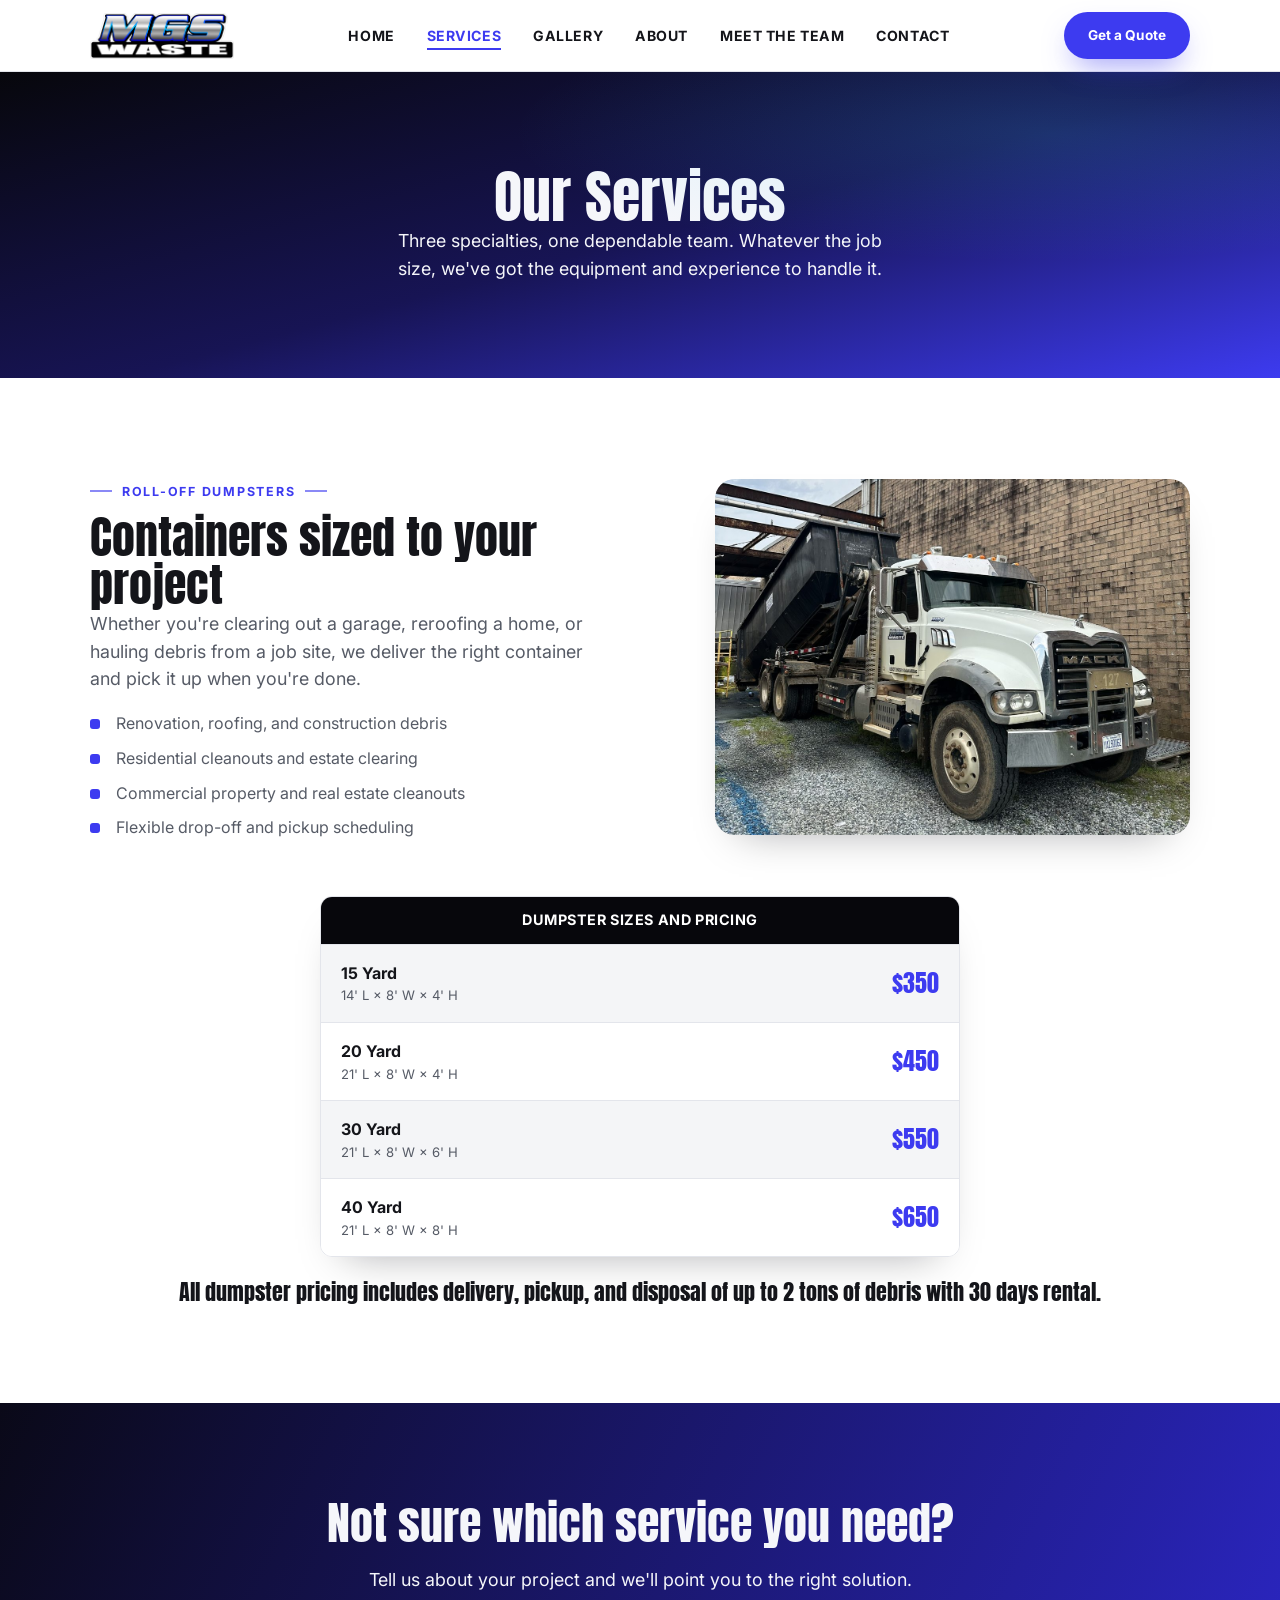
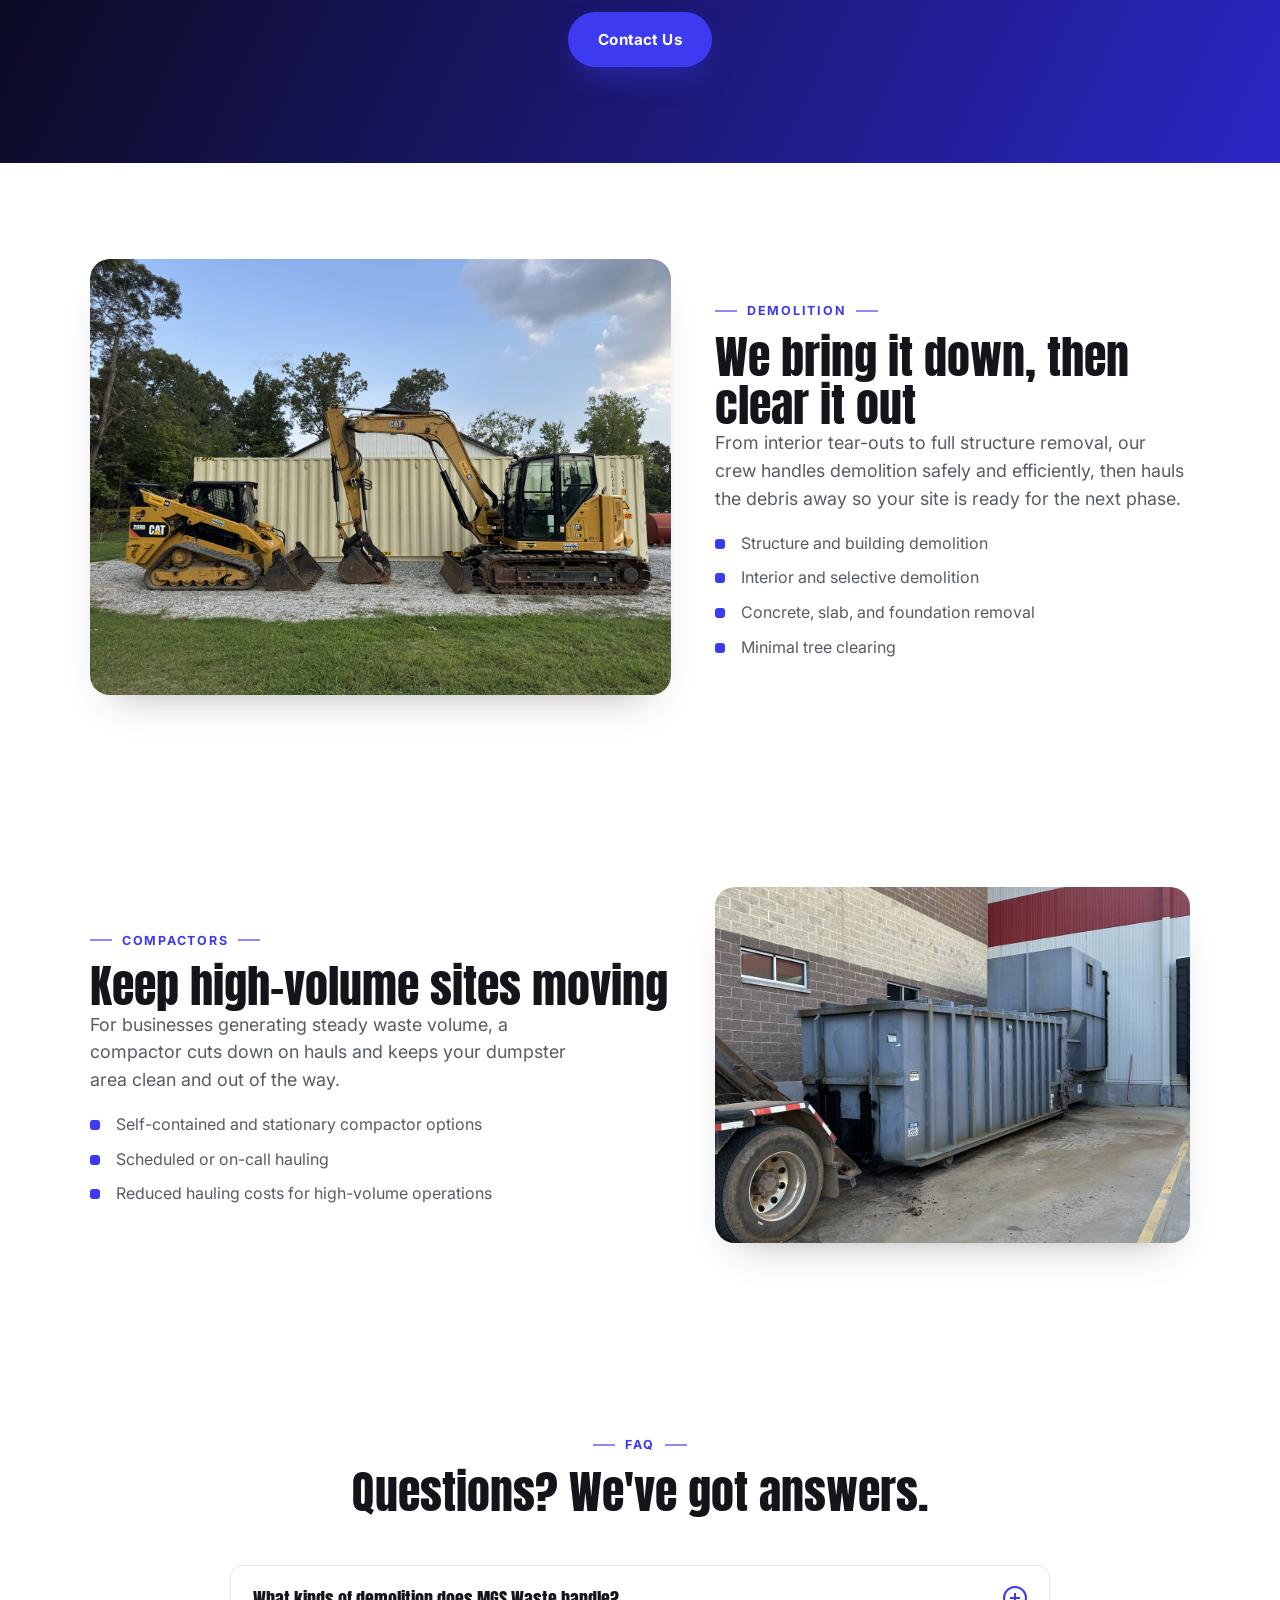
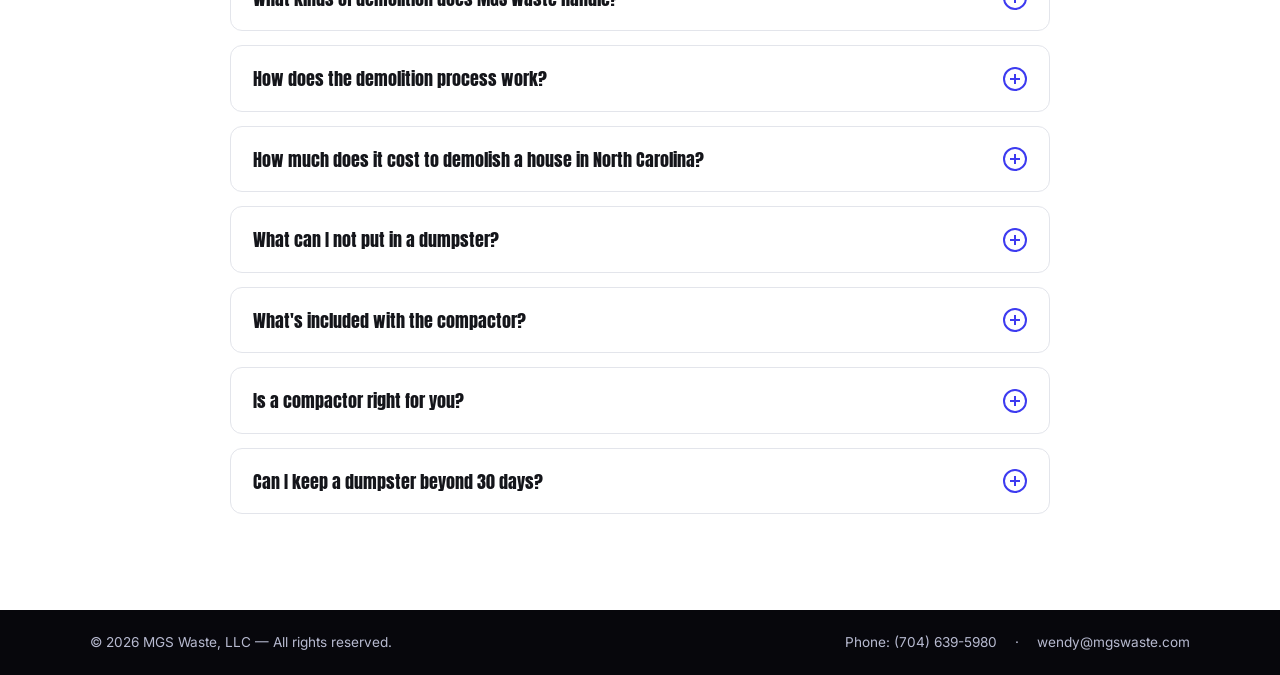
<file: services.html>
<!DOCTYPE html>
<html lang="en">
<head>
<meta charset="UTF-8" />
<meta name="viewport" content="width=device-width, initial-scale=1.0" />
<title>Dumpster Rental &amp; Demolition Services | Salisbury, NC</title>
<meta name="description" content="Roll-off dumpster rental, demolition, and compactor services in Salisbury, NC and Rowan County from MGS Waste. Container sizes, pricing, and what's included." />
<link rel="canonical" href="https://mgswaste.com/services.html" />
<link rel="preconnect" href="https://fonts.googleapis.com" />
<link rel="preconnect" href="https://fonts.gstatic.com" crossorigin />
<link href="https://fonts.googleapis.com/css2?family=Anton&family=Big+Shoulders+Display:wght@700;800&family=Inter:wght@400;500;600;700;800&display=swap" rel="stylesheet" />
<link rel="icon" type="image/png" href="assets/images/mgs-waste-logo.png" />
<link rel="stylesheet" href="css/styles.css" />
<script type="application/ld+json">
{
  "@context": "https://schema.org",
  "@type": "HomeAndConstructionBusiness",
  "@id": "https://mgswaste.com/#business",
  "name": "MGS Waste LLC",
  "image": "https://mgswaste.com/assets/images/mgs-waste-logo.png",
  "url": "https://mgswaste.com/",
  "telephone": "+17046395980",
  "email": "wendy@mgswaste.com",
  "address": {
    "@type": "PostalAddress",
    "streetAddress": "6590 Goodman Lake Rd",
    "addressLocality": "Salisbury",
    "addressRegion": "NC",
    "postalCode": "28146",
    "addressCountry": "US"
  },
  "areaServed": [
    "Salisbury, NC", "Rowan County, NC", "Cabarrus County, NC", "Kannapolis, NC",
    "Concord, NC", "China Grove, NC", "Cleveland, NC", "Faith, NC",
    "Granite Quarry, NC", "Landis, NC", "Rockwell, NC", "Richfield, NC",
    "Woodleaf, NC", "Gold Hill, NC", "Mount Ulla, NC"
  ],
  "openingHoursSpecification": {
    "@type": "OpeningHoursSpecification",
    "dayOfWeek": ["Monday", "Tuesday", "Wednesday", "Thursday", "Friday"],
    "opens": "07:00",
    "closes": "17:00"
  },
  "description": "Family-owned roll-off dumpster, demolition, and compactor company serving Salisbury, NC, Rowan County, and surrounding communities."
}
</script>
</head>
<body>

<header class="site-header">
  <div class="container site-header__row">
    <a href="index.html" class="brand" aria-label="MGS Waste home">
      <img src="assets/images/mgs-waste-logo.png" alt="MGS Waste" class="brand__logo" />
    </a>

    <nav class="main-nav" data-nav aria-label="Primary">
      <ul class="main-nav__list">
        <li><a href="index.html">Home</a></li>
        <li><a href="services.html" aria-current="page">Services</a></li>
        <li><a href="gallery.html">Gallery</a></li>
        <li><a href="about.html">About</a></li>
        <li><a href="team.html">Meet the Team</a></li>
        <li><a href="contact.html">Contact</a></li>
      </ul>
    </nav>

    <div class="header-actions">
      <a href="contact.html" class="btn btn-primary"><span>Get a Quote</span></a>
      <button class="nav-toggle" data-nav-toggle aria-label="Toggle navigation" aria-expanded="false">
        <span class="nav-toggle__bar"></span>
        <span class="nav-toggle__bar"></span>
        <span class="nav-toggle__bar"></span>
      </button>
    </div>
  </div>
</header>

<main>

  <!-- Services hero -->
  <section class="hero" style="padding-block: clamp(56px, 8vw, 96px);">
    <div class="container" style="max-width: 760px; text-align:center; margin-inline:auto;">
      <h1 class="hero__title" style="font-size: clamp(2.4rem, 5vw, 3.6rem);">Our Services</h1>
      <p class="lede on-dark" style="margin-inline:auto;">
        Three specialties, one dependable team. Whatever the job size, we've got the equipment and
        experience to handle it.
      </p>
    </div>
  </section>

  <!-- Roll-off Dumpsters -->
  <section class="section">
    <div class="container">
      <div class="service-block reveal">
        <div class="service-block__content">
          <p class="eyebrow eyebrow--dark">Roll-off Dumpsters</p>
          <h2>Containers sized to your project</h2>
          <p class="lede">
            Whether you're clearing out a garage, reroofing a home, or hauling debris from a job
            site, we deliver the right container and pick it up when you're done.
          </p>
          <ul class="service-block__list">
            <li>Renovation, roofing, and construction debris</li>
            <li>Residential cleanouts and estate clearing</li>
            <li>Commercial property and real estate cleanouts</li>
            <li>Flexible drop-off and pickup scheduling</li>
          </ul>
        </div>
        <div class="service-block__media">
          <img class="feature-photo" style="aspect-ratio: 4 / 3; object-position: center 78%;" src="assets/images/rolloff-truck.jpg" alt="MGS Waste roll-off truck with an empty container ready for delivery" loading="lazy" />
        </div>
      </div>

      <div class="pricing-table reveal" style="max-width: 640px; margin-inline:auto; margin-top: 56px;">
        <div class="pricing-table__head">Dumpster Sizes and Pricing</div>
        <div class="pricing-table__row">
          <div class="pricing-table__size">15 Yard<span class="pricing-table__dims">14' L &times; 8' W &times; 4' H</span></div>
          <div class="pricing-table__price">$350</div>
        </div>
        <div class="pricing-table__row">
          <div class="pricing-table__size">20 Yard<span class="pricing-table__dims">21' L &times; 8' W &times; 4' H</span></div>
          <div class="pricing-table__price">$450</div>
        </div>
        <div class="pricing-table__row">
          <div class="pricing-table__size">30 Yard<span class="pricing-table__dims">21' L &times; 8' W &times; 6' H</span></div>
          <div class="pricing-table__price">$550</div>
        </div>
        <div class="pricing-table__row">
          <div class="pricing-table__size">40 Yard<span class="pricing-table__dims">21' L &times; 8' W &times; 8' H</span></div>
          <div class="pricing-table__price">$650</div>
        </div>
      </div>

      <p class="pricing-note reveal">
        All dumpster pricing includes delivery, pickup, and disposal of up to 2 tons of debris with
        30 days rental.
      </p>
    </div>
  </section>

  <!-- CTA -->
  <section class="section section--band">
    <div class="container cta-band reveal">
      <h2 class="on-dark">Not sure which service you need?</h2>
      <p class="lede on-dark">Tell us about your project and we'll point you to the right solution.</p>
      <a href="contact.html" class="btn btn-primary">Contact Us</a>
    </div>
  </section>

  <!-- Demolition -->
  <section class="section">
    <div class="container">
      <div class="service-block service-block--reverse reveal">
        <div class="service-block__content">
          <p class="eyebrow eyebrow--dark">Demolition</p>
          <h2>We bring it down, then clear it out</h2>
          <p class="lede">
            From interior tear-outs to full structure removal, our crew handles demolition safely
            and efficiently, then hauls the debris away so your site is ready for the next phase.
          </p>
          <ul class="service-block__list">
            <li>Structure and building demolition</li>
            <li>Interior and selective demolition</li>
            <li>Concrete, slab, and foundation removal</li>
            <li>Minimal tree clearing</li>
          </ul>
        </div>
        <div class="service-block__media">
          <img class="feature-photo" style="aspect-ratio: 4 / 3;" src="assets/images/demolition-equipment.jpg" alt="MGS Waste CAT skid steer and excavator equipment" loading="lazy" />
        </div>
      </div>
    </div>
  </section>

  <!-- Compactors -->
  <section class="section">
    <div class="container">
      <div class="service-block reveal">
        <div class="service-block__content">
          <p class="eyebrow eyebrow--dark">Compactors</p>
          <h2>Keep high-volume sites moving</h2>
          <p class="lede">
            For businesses generating steady waste volume, a compactor cuts down on hauls and keeps
            your dumpster area clean and out of the way.
          </p>
          <ul class="service-block__list">
            <li>Self-contained and stationary compactor options</li>
            <li>Scheduled or on-call hauling</li>
            <li>Reduced hauling costs for high-volume operations</li>
          </ul>
        </div>
        <div class="service-block__media">
          <img class="feature-photo" style="aspect-ratio: 4 / 3;" src="assets/images/gallery/compactor-installed.jpg" alt="Commercial waste compactor installed behind a retail building" loading="lazy" />
        </div>
      </div>
    </div>
  </section>

  <!-- FAQ -->
  <section class="section">
    <div class="container">
      <div class="section-head reveal">
        <p class="eyebrow eyebrow--dark eyebrow--center">FAQ</p>
        <h2>Questions? We've got answers.</h2>
      </div>

      <div class="faq-list reveal">
        <details class="faq-item">
          <summary class="faq-item__question">
            What kinds of demolition does MGS Waste handle?
            <span class="faq-item__icon" aria-hidden="true"></span>
          </summary>
          <div class="faq-item__answer">
            <ul>
              <li>Residential (houses, additions, garages, mobile homes, fire-damaged)</li>
              <li>Barns, sheds, and outbuildings</li>
              <li>Commercial (retail, office, light industrial)</li>
              <li>Asbestos testing coordination</li>
              <li>Post-demolition cleanup</li>
            </ul>
          </div>
        </details>

        <details class="faq-item">
          <summary class="faq-item__question">
            How does the demolition process work?
            <span class="faq-item__icon" aria-hidden="true"></span>
          </summary>
          <div class="faq-item__answer">
            <ol>
              <li>Free on-site quote within 1&ndash;2 days</li>
              <li>Permits and prep, including asbestos testing coordination</li>
              <li>Demolition</li>
              <li>Hauling and cleanup with our own trucks and dumpsters</li>
            </ol>
          </div>
        </details>

        <details class="faq-item">
          <summary class="faq-item__question">
            How much does it cost to demolish a house in North Carolina?
            <span class="faq-item__icon" aria-hidden="true"></span>
          </summary>
          <div class="faq-item__answer">
            <p>
              Cost depends on the size of the structure, the materials involved, whether asbestos is
              present, and how accessible the site is. We provide a free on-site quote so you know
              the cost upfront.
            </p>
          </div>
        </details>

        <details class="faq-item">
          <summary class="faq-item__question">
            What can I not put in a dumpster?
            <span class="faq-item__icon" aria-hidden="true"></span>
          </summary>
          <div class="faq-item__answer">
            <ul>
              <li>Automotive tires</li>
              <li>Automotive batteries</li>
              <li>Friable asbestos</li>
            </ul>
          </div>
        </details>

        <details class="faq-item">
          <summary class="faq-item__question">
            What's included with the compactor?
            <span class="faq-item__icon" aria-hidden="true"></span>
          </summary>
          <div class="faq-item__answer">
            <ul>
              <li>Equipment supply, or service of your existing unit</li>
              <li>Scheduled and on-call pickups</li>
              <li>Full maintenance</li>
              <li>One local number for everything</li>
            </ul>
            <p>We also service personal roll-off dumpsters for a simpler setup.</p>
          </div>
        </details>

        <details class="faq-item">
          <summary class="faq-item__question">
            Is a compactor right for you?
            <span class="faq-item__icon" aria-hidden="true"></span>
          </summary>
          <div class="faq-item__answer">
            <p>
              Compactors work well for manufacturers, distribution centers, grocery and retail
              locations, and property managers &mdash; anywhere that generates a steady, high volume
              of waste.
            </p>
          </div>
        </details>

        <details class="faq-item">
          <summary class="faq-item__question">
            Can I keep a dumpster beyond 30 days?
            <span class="faq-item__icon" aria-hidden="true"></span>
          </summary>
          <div class="faq-item__answer">
            <p>
              Yes &mdash; additional rental fees apply if you need the container longer than the
              standard 30-day rental period.
            </p>
          </div>
        </details>
      </div>
    </div>
  </section>

</main>

<footer class="site-footer">
  <div class="container site-footer__row">
    <p>&copy; <span data-year></span> MGS Waste, LLC &mdash; All rights reserved.</p>
    <div class="site-footer__contact">
      <a href="tel:17046395980">Phone: (704) 639-5980</a>
      <span aria-hidden="true">&middot;</span>
      <a href="mailto:wendy@mgswaste.com">wendy@mgswaste.com</a>
    </div>
  </div>
</footer>

<script src="js/main.js"></script>
</body>
</html>
</file>
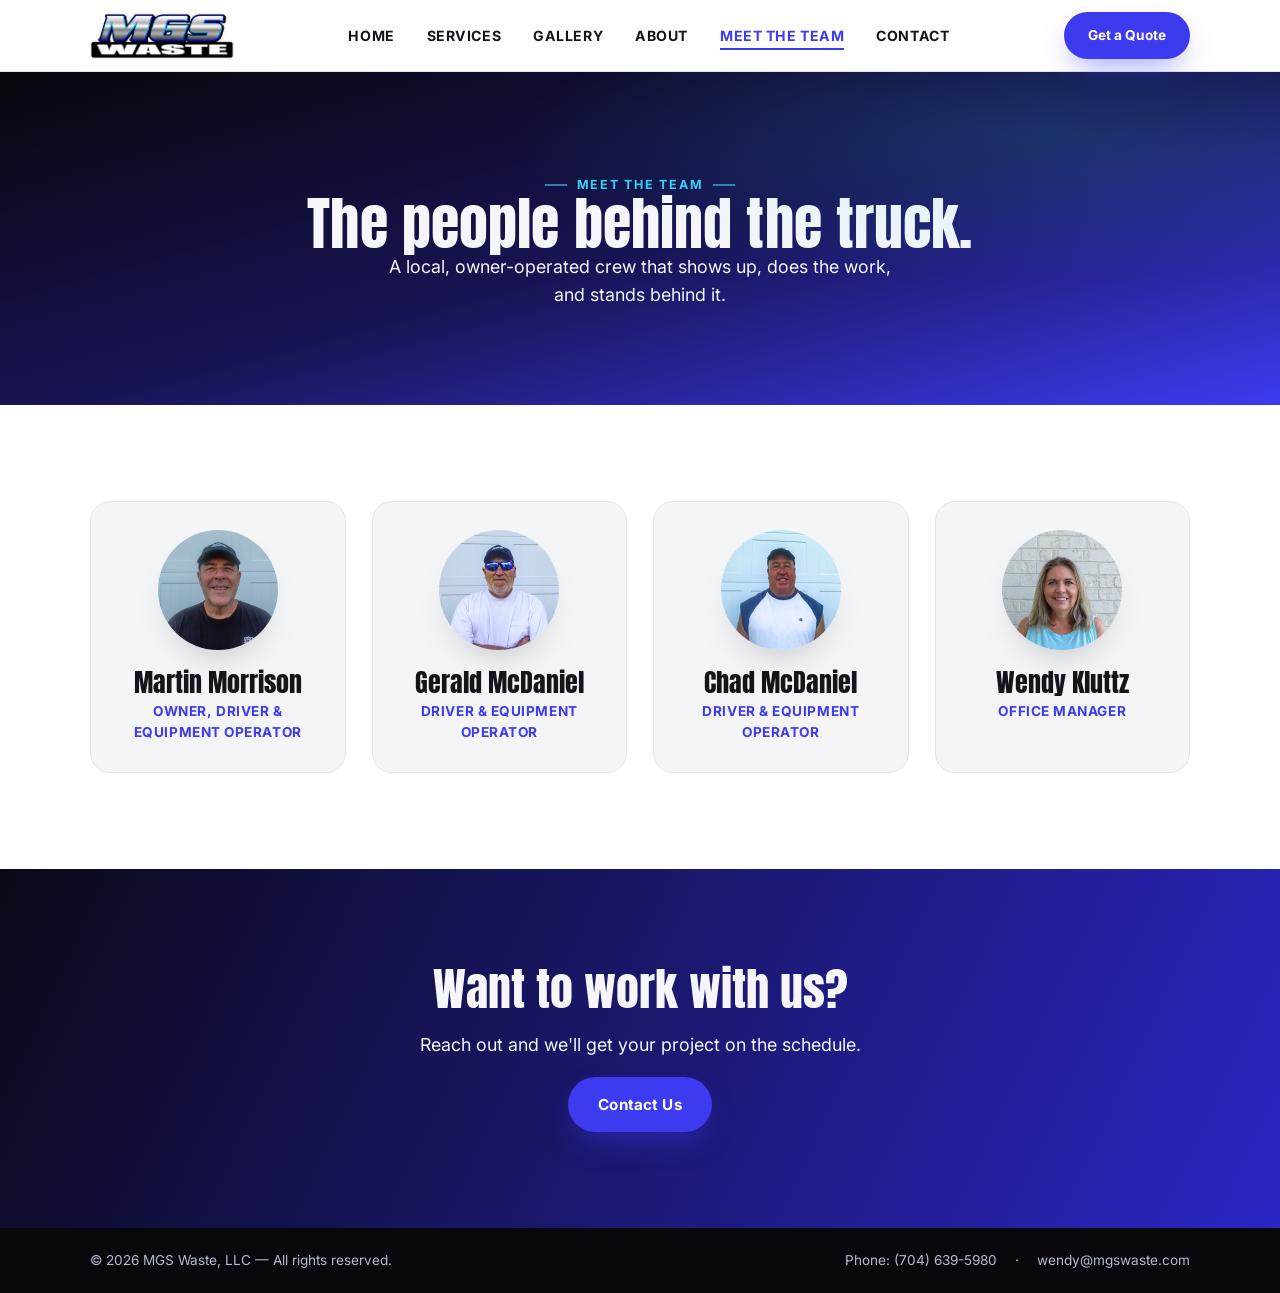
<file: team.html>
<!DOCTYPE html>
<html lang="en">
<head>
<meta charset="UTF-8" />
<meta name="viewport" content="width=device-width, initial-scale=1.0" />
<title>Meet the Team | MGS Waste Salisbury, NC</title>
<meta name="description" content="Meet the local, owner-operated team behind MGS Waste, proudly serving Salisbury, NC and Rowan County." />
<link rel="canonical" href="https://mgswaste.com/team.html" />
<link rel="preconnect" href="https://fonts.googleapis.com" />
<link rel="preconnect" href="https://fonts.gstatic.com" crossorigin />
<link href="https://fonts.googleapis.com/css2?family=Anton&family=Big+Shoulders+Display:wght@700;800&family=Inter:wght@400;500;600;700;800&display=swap" rel="stylesheet" />
<link rel="icon" type="image/png" href="assets/images/mgs-waste-logo.png" />
<link rel="stylesheet" href="css/styles.css" />
<script type="application/ld+json">
{
  "@context": "https://schema.org",
  "@type": "HomeAndConstructionBusiness",
  "@id": "https://mgswaste.com/#business",
  "name": "MGS Waste LLC",
  "image": "https://mgswaste.com/assets/images/mgs-waste-logo.png",
  "url": "https://mgswaste.com/",
  "telephone": "+17046395980",
  "email": "wendy@mgswaste.com",
  "address": {
    "@type": "PostalAddress",
    "streetAddress": "6590 Goodman Lake Rd",
    "addressLocality": "Salisbury",
    "addressRegion": "NC",
    "postalCode": "28146",
    "addressCountry": "US"
  },
  "areaServed": [
    "Salisbury, NC", "Rowan County, NC", "Cabarrus County, NC", "Kannapolis, NC",
    "Concord, NC", "China Grove, NC", "Cleveland, NC", "Faith, NC",
    "Granite Quarry, NC", "Landis, NC", "Rockwell, NC", "Richfield, NC",
    "Woodleaf, NC", "Gold Hill, NC", "Mount Ulla, NC"
  ],
  "openingHoursSpecification": {
    "@type": "OpeningHoursSpecification",
    "dayOfWeek": ["Monday", "Tuesday", "Wednesday", "Thursday", "Friday"],
    "opens": "07:00",
    "closes": "17:00"
  },
  "description": "Family-owned roll-off dumpster, demolition, and compactor company serving Salisbury, NC, Rowan County, and surrounding communities."
}
</script>
</head>
<body>

<header class="site-header">
  <div class="container site-header__row">
    <a href="index.html" class="brand" aria-label="MGS Waste home">
      <img src="assets/images/mgs-waste-logo.png" alt="MGS Waste" class="brand__logo" />
    </a>

    <nav class="main-nav" data-nav aria-label="Primary">
      <ul class="main-nav__list">
        <li><a href="index.html">Home</a></li>
        <li><a href="services.html">Services</a></li>
        <li><a href="gallery.html">Gallery</a></li>
        <li><a href="about.html">About</a></li>
        <li><a href="team.html" aria-current="page">Meet the Team</a></li>
        <li><a href="contact.html">Contact</a></li>
      </ul>
    </nav>

    <div class="header-actions">
      <a href="contact.html" class="btn btn-primary"><span>Get a Quote</span></a>
      <button class="nav-toggle" data-nav-toggle aria-label="Toggle navigation" aria-expanded="false">
        <span class="nav-toggle__bar"></span>
        <span class="nav-toggle__bar"></span>
        <span class="nav-toggle__bar"></span>
      </button>
    </div>
  </div>
</header>

<main>

  <section class="hero" style="padding-block: clamp(56px, 8vw, 96px);">
    <div class="container" style="max-width: 760px; text-align:center; margin-inline:auto;">
      <p class="eyebrow" style="justify-content:center;">Meet the Team</p>
      <h1 class="hero__title" style="font-size: clamp(2.4rem, 5vw, 3.6rem);">The people behind the truck.</h1>
      <p class="lede on-dark" style="margin-inline:auto;">
        A local, owner-operated crew that shows up, does the work, and stands behind it.
      </p>
    </div>
  </section>

  <section class="section">
    <div class="container">
      <div class="team-grid">
        <article class="team-card reveal">
          <img class="team-card__photo" src="assets/images/team/martin.jpg" alt="Martin Morrison" loading="lazy" />
          <h3>Martin Morrison</h3>
          <p class="team-card__role">Owner, Driver &amp; Equipment Operator</p>
        </article>

        <article class="team-card reveal">
          <img class="team-card__photo" src="assets/images/team/gerald.jpg" alt="Gerald McDaniel" loading="lazy" />
          <h3>Gerald McDaniel</h3>
          <p class="team-card__role">Driver &amp; Equipment Operator</p>
        </article>

        <article class="team-card reveal">
          <img class="team-card__photo" src="assets/images/team/chad.jpg" alt="Chad McDaniel" loading="lazy" />
          <h3>Chad McDaniel</h3>
          <p class="team-card__role">Driver &amp; Equipment Operator</p>
        </article>

        <article class="team-card reveal">
          <img class="team-card__photo" src="assets/images/team/wendy.jpg" alt="Wendy Kluttz" loading="lazy" />
          <h3>Wendy Kluttz</h3>
          <p class="team-card__role">Office Manager</p>
        </article>
      </div>
    </div>
  </section>

  <section class="section section--band">
    <div class="container cta-band reveal">
      <h2 class="on-dark">Want to work with us?</h2>
      <p class="lede on-dark">Reach out and we'll get your project on the schedule.</p>
      <a href="contact.html" class="btn btn-primary">Contact Us</a>
    </div>
  </section>

</main>

<footer class="site-footer">
  <div class="container site-footer__row">
    <p>&copy; <span data-year></span> MGS Waste, LLC &mdash; All rights reserved.</p>
    <div class="site-footer__contact">
      <a href="tel:17046395980">Phone: (704) 639-5980</a>
      <span aria-hidden="true">&middot;</span>
      <a href="mailto:wendy@mgswaste.com">wendy@mgswaste.com</a>
    </div>
  </div>
</footer>

<script src="js/main.js"></script>
</body>
</html>
</file>
<file: css/styles.css>
/* ==========================================================================
   MGS Waste — Design System
   ========================================================================== */

:root {
  /* Color */
  --ink: #07070c;
  --ink-soft: #101024;
  --surface: #ffffff;
  --surface-alt: #f4f5f7;
  --surface-dim: #eceef2;
  --steel: #9199a3;
  --steel-dark: #565c66;
  --text: #14151a;
  --text-muted: #565b66;
  --text-on-dark: #f5f6fa;
  --text-on-dark-muted: #b7bad0;
  --blue: #3d3bf0;
  --blue-bright: #4f4dff;
  --blue-deep: #171454;
  --cyan: #38d0f5;
  --border: #e3e5eb;
  --border-on-dark: rgba(255, 255, 255, 0.14);

  /* Gradients */
  --gradient-hero: linear-gradient(165deg, #07070c 0%, #171454 52%, #3d3bf0 100%);
  --gradient-band: linear-gradient(115deg, #0a0918 0%, #2b26c4 100%);
  --gradient-steel: linear-gradient(180deg, #f2f3f5 0%, #aeb3bc 45%, #7a808c 55%, #eef0f2 100%);

  /* Type */
  --font-display: "Anton", "Arial Narrow", sans-serif;
  --font-body: "Inter", -apple-system, BlinkMacSystemFont, "Segoe UI", sans-serif;

  /* Layout */
  --container: 1180px;
  --radius-sm: 6px;
  --radius-md: 12px;
  --radius-lg: 20px;
  --shadow-card: 0 20px 40px -24px rgba(7, 7, 12, 0.35);
  --shadow-pop: 0 24px 60px -20px rgba(61, 59, 240, 0.45);
}

/* ---------------------------------- Reset ------------------------------- */

*,
*::before,
*::after {
  box-sizing: border-box;
}

html {
  scroll-behavior: smooth;
}

@media (prefers-reduced-motion: reduce) {
  html {
    scroll-behavior: auto;
  }
  *,
  *::before,
  *::after {
    animation-duration: 0.01ms !important;
    animation-iteration-count: 1 !important;
    transition-duration: 0.01ms !important;
    scroll-behavior: auto !important;
  }
}

body {
  margin: 0;
  font-family: var(--font-body);
  color: var(--text);
  background: var(--surface);
  -webkit-font-smoothing: antialiased;
  line-height: 1.55;
}

img {
  max-width: 100%;
  display: block;
}

a {
  color: inherit;
  text-decoration: none;
}

ul {
  margin: 0;
  padding: 0;
  list-style: none;
}

h1,
h2,
h3,
h4,
p {
  margin: 0;
}

button {
  font: inherit;
}

:focus-visible {
  outline: 3px solid var(--cyan);
  outline-offset: 3px;
}

.container {
  width: 100%;
  max-width: var(--container);
  margin-inline: auto;
  padding-inline: 24px;
}

@media (min-width: 900px) {
  .container {
    padding-inline: 40px;
  }
}

.visually-hidden {
  position: absolute;
  width: 1px;
  height: 1px;
  padding: 0;
  margin: -1px;
  overflow: hidden;
  clip: rect(0, 0, 0, 0);
  white-space: nowrap;
  border: 0;
}

/* ------------------------------- Type scale ------------------------------ */

.eyebrow {
  display: inline-flex;
  align-items: center;
  gap: 10px;
  font-family: var(--font-body);
  font-weight: 700;
  font-size: 0.78rem;
  letter-spacing: 0.14em;
  text-transform: uppercase;
  color: var(--cyan);
}

.eyebrow::before,
.eyebrow::after {
  content: "";
  width: 22px;
  height: 2px;
  background: currentColor;
  opacity: 0.6;
}

.eyebrow--dark {
  color: var(--blue);
}

.eyebrow--center {
  justify-content: center;
}

h1,
.display-1 {
  font-family: var(--font-display);
  font-weight: 400;
  text-transform: none;
  line-height: 1.02;
  letter-spacing: 0.002em;
  font-size: clamp(2.6rem, 5.6vw, 4.4rem);
}

h2,
.display-2 {
  font-family: var(--font-display);
  font-weight: 400;
  line-height: 1.05;
  font-size: clamp(2rem, 3.6vw, 3rem);
}

h3,
.display-3 {
  font-family: var(--font-display);
  font-weight: 400;
  line-height: 1.15;
  font-size: clamp(1.3rem, 2vw, 1.6rem);
}

.lede {
  font-size: clamp(1.05rem, 1.4vw, 1.2rem);
  color: var(--text-muted);
  max-width: 46ch;
}

.on-dark {
  color: var(--text-on-dark);
}

.on-dark .lede,
.on-dark p {
  color: var(--text-on-dark-muted);
}

.text-cyan {
  color: var(--cyan);
}

/* -------------------------------- Buttons -------------------------------- */

.btn {
  display: inline-flex;
  align-items: center;
  justify-content: center;
  gap: 8px;
  padding: 14px 28px;
  border-radius: 999px;
  font-weight: 700;
  font-size: 0.95rem;
  letter-spacing: 0.01em;
  border: 2px solid transparent;
  cursor: pointer;
  transition: transform 0.18s ease, box-shadow 0.18s ease, background-color 0.18s ease, color 0.18s ease, border-color 0.18s ease;
  white-space: nowrap;
}

.btn:hover {
  transform: translateY(-2px);
}

.btn-primary {
  background: var(--blue);
  color: #fff;
  box-shadow: 0 14px 30px -10px rgba(61, 59, 240, 0.55);
}

.btn-primary:hover {
  background: var(--blue-bright);
  box-shadow: 0 18px 34px -10px rgba(61, 59, 240, 0.65);
}

.btn-outline {
  background: transparent;
  border-color: rgba(255, 255, 255, 0.5);
  color: var(--text-on-dark);
}

.btn-outline:hover {
  border-color: var(--cyan);
  color: var(--cyan);
}

.btn-outline-dark {
  background: transparent;
  border-color: var(--ink);
  color: var(--ink);
}

.btn-outline-dark:hover {
  background: var(--ink);
  color: #fff;
}

/* --------------------------------- Header -------------------------------- */

.site-header {
  position: sticky;
  top: 0;
  z-index: 50;
  background: rgba(255, 255, 255, 0.92);
  backdrop-filter: blur(10px);
  border-bottom: 1px solid var(--border);
}

.site-header__row {
  display: flex;
  align-items: center;
  justify-content: space-between;
  gap: 24px;
  padding-block: 12px;
}

.brand {
  display: flex;
  align-items: center;
  gap: 10px;
}

.brand__logo {
  height: 46px;
  width: auto;
  display: block;
}

.nav-toggle {
  display: none;
  background: none;
  border: none;
  padding: 8px;
  cursor: pointer;
}

.nav-toggle__bar {
  display: block;
  width: 24px;
  height: 2px;
  background: var(--ink);
  margin: 5px 0;
  transition: transform 0.2s ease, opacity 0.2s ease;
}

.main-nav__list {
  display: flex;
  align-items: center;
  gap: 32px;
}

.main-nav__list a {
  font-size: 0.88rem;
  font-weight: 700;
  letter-spacing: 0.04em;
  text-transform: uppercase;
  color: var(--text);
  padding-bottom: 4px;
  border-bottom: 2px solid transparent;
  transition: color 0.15s ease, border-color 0.15s ease;
}

.main-nav__list a:hover,
.main-nav__list a[aria-current="page"] {
  color: var(--blue);
  border-color: var(--blue);
}

.header-actions {
  display: flex;
  align-items: center;
  gap: 20px;
}

.header-actions .btn {
  padding: 11px 22px;
  font-size: 0.85rem;
}

@media (max-width: 860px) {
  .nav-toggle {
    display: block;
  }

  .header-actions .btn {
    padding: 10px 16px;
    font-size: 0.78rem;
  }

  .main-nav {
    position: fixed;
    inset: 64px 0 auto 0;
    background: var(--surface);
    border-bottom: 1px solid var(--border);
    transform: translateY(-8px);
    opacity: 0;
    pointer-events: none;
    transition: transform 0.2s ease, opacity 0.2s ease;
  }

  .main-nav.is-open {
    transform: translateY(0);
    opacity: 1;
    pointer-events: auto;
  }

  .main-nav__list {
    flex-direction: column;
    align-items: flex-start;
    gap: 0;
    padding: 8px 24px 24px;
  }

  .main-nav__list a {
    display: block;
    width: 100%;
    padding: 14px 0;
    border-bottom: 1px solid var(--border);
  }

  .nav-toggle.is-active .nav-toggle__bar:nth-child(1) {
    transform: translateY(7px) rotate(45deg);
  }
  .nav-toggle.is-active .nav-toggle__bar:nth-child(2) {
    opacity: 0;
  }
  .nav-toggle.is-active .nav-toggle__bar:nth-child(3) {
    transform: translateY(-7px) rotate(-45deg);
  }
}

/* --------------------------------- Sections ------------------------------ */

.section {
  padding-block: clamp(56px, 8vw, 96px);
}

.section--tight {
  padding-block: clamp(40px, 6vw, 64px);
}

.section--dark {
  background: var(--ink);
}

.section--band {
  background: var(--gradient-band);
}

.section-head {
  text-align: center;
  max-width: 720px;
  margin-inline: auto;
  margin-bottom: 48px;
  display: flex;
  flex-direction: column;
  gap: 14px;
  align-items: center;
}

/* ---------------------------------- Hero --------------------------------- */

.hero {
  background: var(--gradient-hero);
  position: relative;
  overflow: hidden;
  padding-block: clamp(72px, 12vw, 132px);
}

.hero::after {
  content: "";
  position: absolute;
  inset: 0;
  background: radial-gradient(60% 60% at 82% 20%, rgba(56, 208, 245, 0.16), transparent 70%);
  pointer-events: none;
}

.hero__inner {
  position: relative;
  display: grid;
  gap: 20px;
  max-width: 720px;
}

.hero__title {
  color: var(--text-on-dark);
}

.hero__impact,
.hero__haul {
  display: inline-block;
}

.hero__impact {
  animation: hero-impact 0.7s cubic-bezier(0.34, 1.56, 0.64, 1) both;
}

.hero__haul {
  animation: hero-haul 0.55s ease-out both;
  animation-delay: 0.4s;
}

@keyframes hero-impact {
  0% {
    opacity: 0;
    transform: translateY(-32px);
  }
  55% {
    opacity: 1;
    transform: translateY(5px);
  }
  100% {
    opacity: 1;
    transform: translateY(0);
  }
}

@keyframes hero-haul {
  0% {
    opacity: 0;
    transform: translateX(-24px);
  }
  100% {
    opacity: 1;
    transform: translateX(0);
  }
}

@media (min-width: 700px) {
  .hero__title--tight-fit {
    white-space: nowrap;
  }
}

.hero__body {
  margin-top: 8px;
  max-width: 52ch;
}

.hero__actions {
  display: flex;
  flex-wrap: wrap;
  gap: 14px;
  margin-top: 18px;
}

/* ----------------------------- Service cards ------------------------------ */

.card-grid {
  display: grid;
  gap: 22px;
  grid-template-columns: repeat(auto-fit, minmax(260px, 1fr));
}

.service-card {
  background: var(--gradient-steel);
  border-radius: var(--radius-lg);
  padding: 30px 28px;
  box-shadow: var(--shadow-card);
  transition: transform 0.2s ease, box-shadow 0.2s ease;
}

.service-card:hover {
  transform: translateY(-6px);
  box-shadow: 0 26px 50px -20px rgba(7, 7, 12, 0.45);
}

.service-card__icon {
  width: 46px;
  height: 46px;
  color: var(--ink);
  margin-bottom: 18px;
}

.service-card__icon svg {
  width: 100%;
  height: 100%;
}

.service-card h3 {
  color: var(--ink);
  margin-bottom: 10px;
}

.service-card p {
  color: #24262c;
  font-size: 0.96rem;
}

/* --------------------------------- Stats --------------------------------- */

.stat-grid {
  display: grid;
  gap: 32px;
  grid-template-columns: repeat(auto-fit, minmax(160px, 1fr));
  text-align: center;
}

.stat__value {
  font-family: var(--font-display);
  font-size: clamp(2.2rem, 4vw, 3rem);
  background: var(--gradient-steel);
  -webkit-background-clip: text;
  background-clip: text;
  color: transparent;
  text-shadow: 0 0 18px rgba(61, 59, 240, 0.25);
  line-height: 1;
}

.stat__label {
  margin-top: 10px;
  color: var(--text-muted);
  font-size: 0.92rem;
}

/* ----------------------------------- CTA ---------------------------------- */

.cta-band {
  text-align: center;
  display: flex;
  flex-direction: column;
  align-items: center;
  gap: 18px;
}

.cta-band .lede {
  max-width: 52ch;
}

/* --------------------------------- Footer --------------------------------- */

.site-footer {
  background: var(--ink);
  color: var(--text-on-dark-muted);
}

.site-footer__row {
  display: flex;
  flex-wrap: wrap;
  align-items: center;
  justify-content: space-between;
  gap: 16px;
  padding-block: 22px;
  font-size: 0.85rem;
}

.site-footer__contact {
  display: flex;
  flex-wrap: wrap;
  gap: 8px 18px;
}

.site-footer a:hover {
  color: var(--cyan);
}

/* ============================= Page: Services ============================= */

.service-block {
  display: grid;
  gap: 44px;
  align-items: center;
  grid-template-columns: 1fr;
}

@media (min-width: 900px) {
  .service-block {
    grid-template-columns: 1.1fr 0.9fr;
  }

  .service-block--reverse .service-block__media {
    order: -1;
  }
}

.service-block__content .eyebrow {
  margin-bottom: 0.75rem;
}

.media-placeholder {
  border-radius: var(--radius-lg);
  box-shadow: var(--shadow-card);
  width: 100%;
  aspect-ratio: 4 / 3;
  background: var(--gradient-steel);
  display: flex;
  align-items: center;
  justify-content: center;
  text-align: center;
  padding: 24px;
  color: var(--ink);
  font-weight: 700;
  font-size: 0.9rem;
  letter-spacing: 0.02em;
}

.service-block__media img {
  border-radius: var(--radius-lg);
  box-shadow: var(--shadow-card);
  width: 100%;
  aspect-ratio: 4 / 3;
  object-fit: cover;
  background: var(--surface-dim);
}

.service-block__list {
  margin-top: 18px;
  display: grid;
  gap: 10px;
}

.service-block__list li {
  position: relative;
  padding-left: 26px;
  color: var(--text-muted);
}

.service-block__list li::before {
  content: "";
  position: absolute;
  left: 0;
  top: 8px;
  width: 10px;
  height: 10px;
  border-radius: 3px;
  background: var(--blue);
}

.pricing-table {
  margin-top: 26px;
  border-radius: var(--radius-md);
  overflow: hidden;
  box-shadow: var(--shadow-card);
  border: 1px solid var(--border);
}

.pricing-table__head {
  background: var(--ink);
  color: #fff;
  text-align: center;
  padding: 12px;
  font-weight: 700;
  letter-spacing: 0.04em;
  text-transform: uppercase;
  font-size: 0.9rem;
}

.pricing-table__row {
  display: grid;
  grid-template-columns: 1fr auto;
  align-items: center;
  padding: 16px 20px;
  border-top: 1px solid var(--border);
  background: var(--surface);
}

.pricing-table__row:nth-child(even) {
  background: var(--surface-alt);
}

.pricing-table__size {
  font-weight: 700;
  color: var(--text);
}

.pricing-table__dims {
  display: block;
  font-size: 0.82rem;
  color: var(--text-muted);
  font-weight: 400;
}

.pricing-table__price {
  font-family: var(--font-display);
  font-size: 1.5rem;
  color: var(--blue);
}

.pricing-note {
  margin-top: 20px;
  text-align: center;
  font-family: var(--font-display);
  font-size: clamp(1.1rem, 2vw, 1.4rem);
  line-height: 1.35;
  color: var(--text);
}

/* --------------------------------- FAQ ------------------------------------ */

.faq-list {
  display: flex;
  flex-direction: column;
  gap: 14px;
  max-width: 820px;
  margin-inline: auto;
}

.faq-item {
  border: 1px solid var(--border);
  border-radius: var(--radius-md);
  background: var(--surface);
  overflow: hidden;
  transition: border-color 0.15s ease;
}

.faq-item:hover {
  border-color: var(--blue);
}

.faq-item[open] {
  border-color: var(--blue);
}

.faq-item__question {
  cursor: pointer;
  list-style: none;
  display: flex;
  align-items: center;
  justify-content: space-between;
  gap: 18px;
  padding: 18px 22px;
  font-family: var(--font-display);
  font-size: clamp(1rem, 1.6vw, 1.15rem);
  color: var(--text);
}

.faq-item__question::-webkit-details-marker {
  display: none;
}

.faq-item__question::marker {
  content: "";
}

.faq-item__icon {
  position: relative;
  flex-shrink: 0;
  width: 24px;
  height: 24px;
  border-radius: 50%;
  border: 2px solid var(--blue);
  color: var(--blue);
  transition: transform 0.2s ease, background-color 0.2s ease, color 0.2s ease;
}

.faq-item__icon::before,
.faq-item__icon::after {
  content: "";
  position: absolute;
  top: 50%;
  left: 50%;
  background: currentColor;
  transform: translate(-50%, -50%);
}

.faq-item__icon::before {
  width: 10px;
  height: 2px;
}

.faq-item__icon::after {
  width: 2px;
  height: 10px;
  transition: opacity 0.15s ease;
}

.faq-item[open] .faq-item__icon {
  background: var(--blue);
  color: #fff;
}

.faq-item[open] .faq-item__icon::after {
  opacity: 0;
}

.faq-item__answer {
  padding: 0 22px 20px;
  color: var(--text-muted);
}

.faq-item__answer ul,
.faq-item__answer ol {
  padding-left: 20px;
  display: grid;
  gap: 8px;
}

.faq-item__answer ul li {
  position: relative;
  padding-left: 20px;
}

.faq-item__answer ul li::before {
  content: "";
  position: absolute;
  left: 0;
  top: 8px;
  width: 8px;
  height: 8px;
  border-radius: 2px;
  background: var(--blue);
}

.faq-item__answer ol {
  list-style: none;
  counter-reset: faq-step;
}

.faq-item__answer ol li {
  position: relative;
  padding-left: 24px;
  counter-increment: faq-step;
}

.faq-item__answer ol li::before {
  content: counter(faq-step);
  position: absolute;
  left: 0;
  top: 0;
  width: 18px;
  height: 18px;
  border-radius: 50%;
  background: var(--blue);
  color: #fff;
  font-size: 0.7rem;
  font-weight: 700;
  display: flex;
  align-items: center;
  justify-content: center;
}

.faq-item__answer p + ul,
.faq-item__answer p + ol {
  margin-top: 10px;
}

/* ============================ Simple content pages ========================= */

.simple-hero {
  background: var(--gradient-hero);
  padding-block: clamp(64px, 10vw, 100px);
}

.content-block {
  max-width: 760px;
  display: grid;
  grid-template-columns: minmax(0, 1fr);
  gap: 16px;
}

.content-block p {
  color: var(--text-muted);
}

.feature-photo {
  border-radius: var(--radius-lg);
  box-shadow: var(--shadow-card);
  width: 100%;
  aspect-ratio: 3 / 2;
  object-fit: cover;
  display: block;
}

.feature-photo-wrap {
  max-width: 980px;
  margin-inline: auto;
}

.content-block h3 {
  margin-top: 8px;
}

.content-block .lede-statement {
  font-family: "Big Shoulders Display", var(--font-display), sans-serif;
  font-weight: 800;
  font-size: clamp(1.4rem, 2.8vw, 1.9rem);
  color: var(--text);
  line-height: 1.3;
  letter-spacing: 0.01em;
  margin-top: 8px;
}

.badge-row {
  display: flex;
  flex-wrap: wrap;
  justify-content: center;
  gap: 10px;
  margin: 8px 0 4px;
}

.service-area-box {
  width: 100%;
  max-width: 640px;
  margin: 22px auto 4px;
  padding: 24px 28px;
  border-radius: var(--radius-lg);
  border: 1px solid var(--border);
  background: var(--surface-alt);
  text-align: left;
}

.service-area-list {
  display: grid;
  grid-template-columns: repeat(auto-fit, minmax(150px, 1fr));
  gap: 10px 20px;
}

.service-area-list li {
  position: relative;
  padding-left: 20px;
  font-size: 0.82rem;
  font-weight: 700;
  letter-spacing: 0.02em;
  color: var(--text);
}

.service-area-list li::before {
  content: "";
  position: absolute;
  left: 0;
  top: 7px;
  width: 8px;
  height: 8px;
  border-radius: 3px;
  background: var(--blue);
}

.badge {
  display: inline-flex;
  align-items: center;
  padding: 8px 18px;
  border-radius: 999px;
  border: 2px solid var(--border);
  font-weight: 700;
  font-size: 0.82rem;
  letter-spacing: 0.02em;
  color: var(--blue);
}

.team-grid {
  display: grid;
  gap: 26px;
  grid-template-columns: repeat(auto-fit, minmax(240px, 1fr));
}

.team-card {
  text-align: center;
  padding: 28px 20px;
  border-radius: var(--radius-lg);
  background: var(--surface-alt);
  border: 1px solid var(--border);
}

.team-card__photo {
  display: block;
  width: 120px;
  height: 120px;
  border-radius: 50%;
  margin: 0 auto 18px;
  background: var(--gradient-steel);
  object-fit: cover;
  box-shadow: var(--shadow-card);
}

.team-card__role {
  color: var(--blue);
  font-weight: 700;
  font-size: 0.85rem;
  letter-spacing: 0.04em;
  text-transform: uppercase;
  margin-top: 4px;
}

.contact-layout {
  display: grid;
  gap: 40px;
  grid-template-columns: 1fr;
}

@media (min-width: 900px) {
  .contact-layout {
    grid-template-columns: 0.9fr 1.1fr;
  }
}

.contact-card {
  background: var(--ink);
  color: var(--text-on-dark);
  border-radius: var(--radius-lg);
  padding: 32px;
  display: grid;
  gap: 18px;
  align-content: start;
}

.contact-card a {
  color: var(--cyan);
  font-weight: 700;
}

.map-embed {
  margin-top: 44px;
  border-radius: var(--radius-lg);
  overflow: hidden;
  box-shadow: var(--shadow-card);
  aspect-ratio: 16 / 6;
}

.map-embed iframe {
  width: 100%;
  height: 100%;
  border: 0;
  display: block;
}

@media (max-width: 700px) {
  .map-embed {
    aspect-ratio: 4 / 3;
  }
}

.form-field {
  display: grid;
  gap: 6px;
  margin-bottom: 18px;
}

.form-field label {
  font-size: 0.85rem;
  font-weight: 700;
  color: var(--text);
}

.form-field input,
.form-field select,
.form-field textarea {
  font: inherit;
  padding: 12px 14px;
  border-radius: var(--radius-sm);
  border: 1px solid var(--border);
  background: var(--surface);
  color: var(--text);
}

.form-field textarea {
  resize: vertical;
  min-height: 120px;
}

.form-field input:focus-visible,
.form-field select:focus-visible,
.form-field textarea:focus-visible {
  outline: 3px solid var(--blue);
  outline-offset: 1px;
}

/* ============================== Page: Gallery ============================= */

.filter-bar {
  display: flex;
  flex-wrap: wrap;
  justify-content: center;
  gap: 10px;
  margin-bottom: 40px;
}

.filter-btn {
  padding: 10px 20px;
  border-radius: 999px;
  border: 2px solid var(--border);
  background: var(--surface);
  color: var(--text-muted);
  font-weight: 700;
  font-size: 0.85rem;
  letter-spacing: 0.02em;
  cursor: pointer;
  transition: border-color 0.15s ease, color 0.15s ease, background-color 0.15s ease;
}

.filter-btn:hover {
  border-color: var(--blue);
  color: var(--blue);
}

.filter-btn.is-active {
  background: var(--ink);
  border-color: var(--ink);
  color: #fff;
}

.gallery-grid {
  display: grid;
  gap: 22px;
  grid-template-columns: repeat(auto-fill, minmax(260px, 1fr));
}

.gallery-card {
  border-radius: var(--radius-lg);
  overflow: hidden;
  box-shadow: var(--shadow-card);
  background: var(--surface-alt);
  border: 1px solid var(--border);
}

.gallery-card .media-placeholder {
  border-radius: 0;
  box-shadow: none;
  aspect-ratio: 4 / 3;
}

.gallery-card__photo {
  display: block;
  width: 100%;
  aspect-ratio: 4 / 3;
  object-fit: cover;
}

.gallery-card--pair {
  grid-column: span 2;
}

.gallery-card__pair {
  display: grid;
  grid-template-columns: 1fr 1fr;
  gap: 2px;
  background: var(--border);
}

.gallery-card__pair-item {
  position: relative;
}

.gallery-card__pair-item .gallery-card__photo {
  aspect-ratio: 4 / 3;
  height: 100%;
}

.gallery-card__pair-label {
  position: absolute;
  bottom: 10px;
  left: 10px;
  background: rgba(7, 7, 12, 0.72);
  color: #fff;
  font-weight: 700;
  font-size: 0.7rem;
  letter-spacing: 0.1em;
  text-transform: uppercase;
  padding: 5px 12px;
  border-radius: 999px;
}

.gallery-card__pair + .gallery-card__pair {
  margin-top: 2px;
}

@media (max-width: 560px) {
  .gallery-card--pair {
    grid-column: span 1;
  }

  .gallery-card__pair {
    grid-template-columns: 1fr;
  }
}

.gallery-card__caption {
  padding: 16px 18px;
}

.gallery-card__tag {
  display: block;
  font-size: 0.72rem;
  font-weight: 700;
  letter-spacing: 0.08em;
  text-transform: uppercase;
  color: var(--blue);
  margin-bottom: 4px;
}

.gallery-card__title {
  font-weight: 700;
  font-size: 0.98rem;
  color: var(--text);
}

/* -------------------------------- Reveal-on-scroll ------------------------ */

.reveal {
  opacity: 0;
  transform: translateY(18px);
  transition: opacity 0.6s ease, transform 0.6s ease;
}

.reveal.is-visible {
  opacity: 1;
  transform: translateY(0);
}

@media (prefers-reduced-motion: reduce) {
  .reveal {
    opacity: 1;
    transform: none;
    transition: none;
  }
}
</file>
